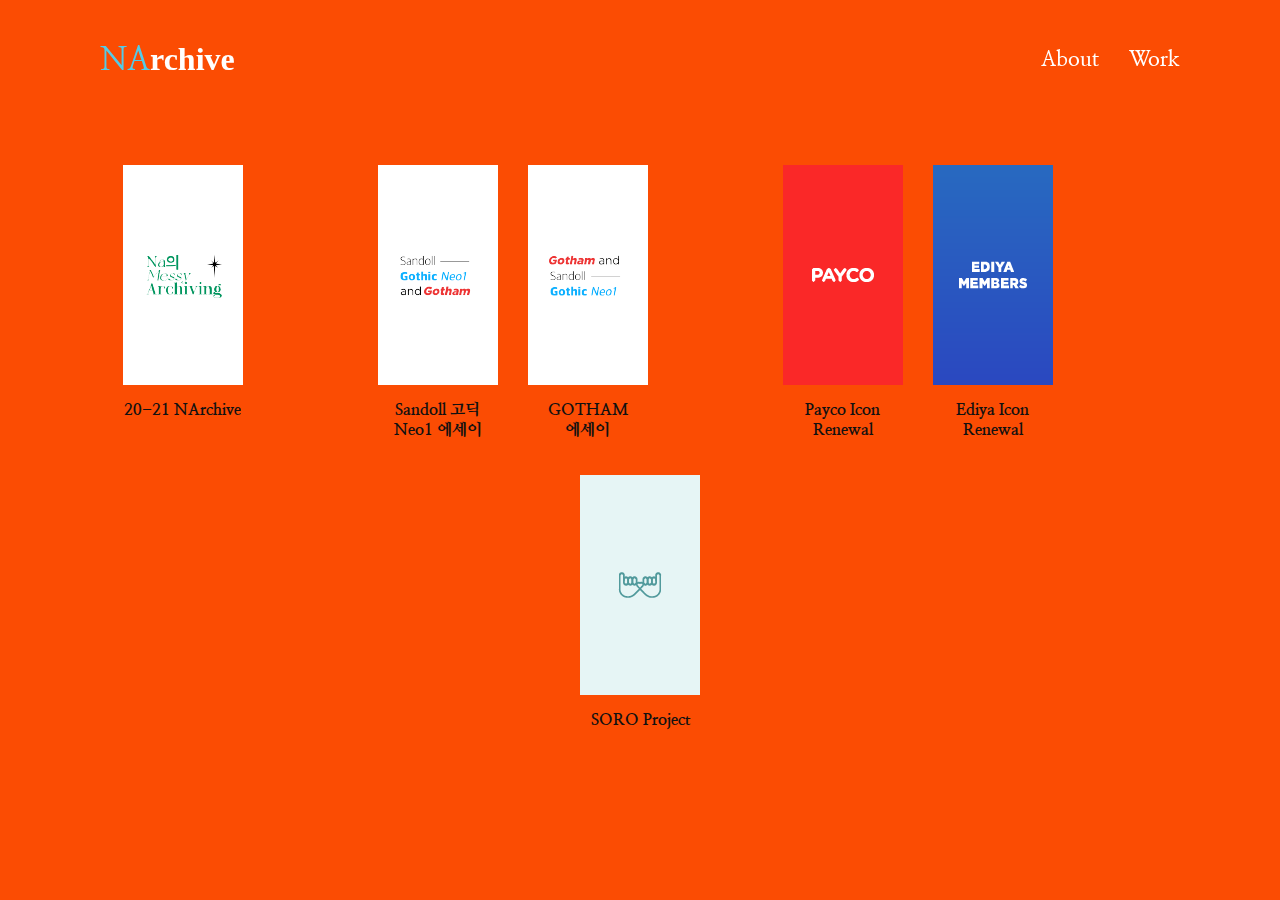
<file: work.html>
<!DOCTYPE html><!--22061086_이나경-->
<html lang="en" dir="ltr">
  <head>
    <meta charset="utf-8">
    <meta name="viewport" content="width=device-width, initial-scale=1.0">
    <title>NArchive</title>
    <link rel="stylesheet" type="text/css" href="work.css">
    <link href="https://fonts.googleapis.com/css2?family=Nanum+Myeongjo:wght@400;700;800&display=swap" rel="stylesheet">
  </head>
  <body>
    <header>
      <a href="index.html" class="logo"><span>NA</span>rchive</a>
      <div class="menuToggle" onclick="toggleMenu();"></div>
      <ul class="nav">
        <li><a href="about.html" onclick="toggleMenu();">About</a></li>
        <li><a href="work.html" onclick="toggleMenu();">Work</a></li>
      </ul>
    </header>

    <section class="expert" id="expert">

      <div class="content">
        <a href="wweb.html">
          <div class="box" id="box1">
          <div class="imgBx">
            <img src="./wg4.png">
          </div>
          <div class="text">
            <h3>20-21 NArchive</h3>
          </div>
        </div></a>
       <a href="wvc1.html">
        <div class="box" id="box2">
          <div class="imgBx">
            <img src="./wg6.png">
          </div>
          <div class="text">
            <h3>Sandoll 고딕Neo1 에세이</h3>
          </div>
        </div></a>
        <a href="wvc2.html">
        <div class="box" id="box3">
          <div class="imgBx">
            <img src="./wg5.png">
          </div>
          <div class="text">
            <h3>GOTHAM <br>에세이</h3>
          </div>
        </div></a>
       <a href="wuiux1.html">
        <div class="box" id="box4">
          <div class="imgBx">
            <img src="./wg1.png">
          </div>
          <div class="text">
            <h3>Payco Icon Renewal</h3>
          </div>
        </div></a>
      <a href="wuiux2.html">
          <div class="box" id="box5">
          <div class="imgBx">
            <img src="./wg2.png">
          </div>
          <div class="text">
            <h3>Ediya Icon Renewal</h3>
          </div>
        </div></a>
        <a href="wp.html">
        <div class="box" id="box6">
          <div class="imgBx">
            <img src="./wg3.png">
          </div>
          <div class="text">
            <h3>SORO Project</h3>
          </div>
        </div></a>
      </div>
    </section>

    <script type="text/javascript">
      window.addEventListener('scroll',function(){
        const header = document.querySelector('header');
        header.classList.toggle("sticky",window.scrollY > 0);
      });

      function toggleMenu(){
        const menuToggle = document.querySelector('.menuToggle');
        const nav = document.querySelector('.nav');
        menuToggle.classList.toggle('active');
        nav.classList.toggle('active');
      }
    </script>
  </body>
</html>
</file>
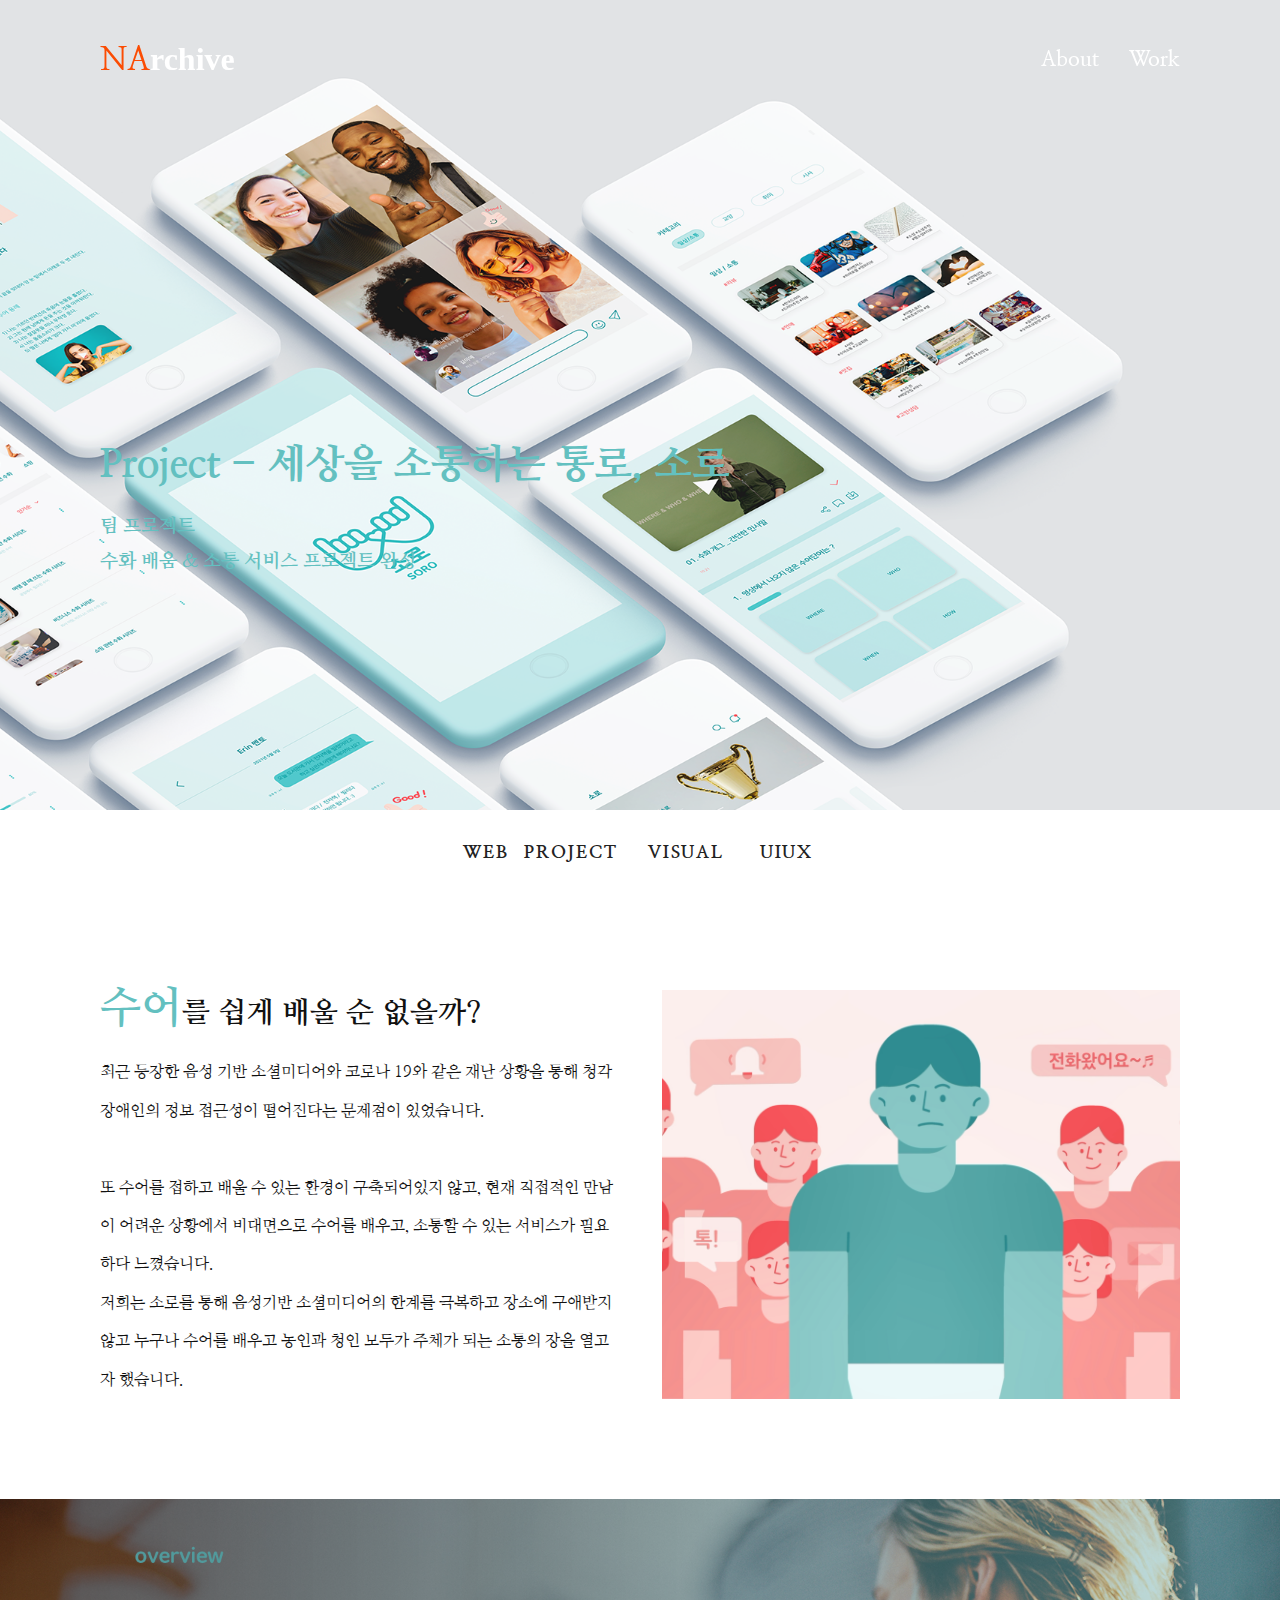
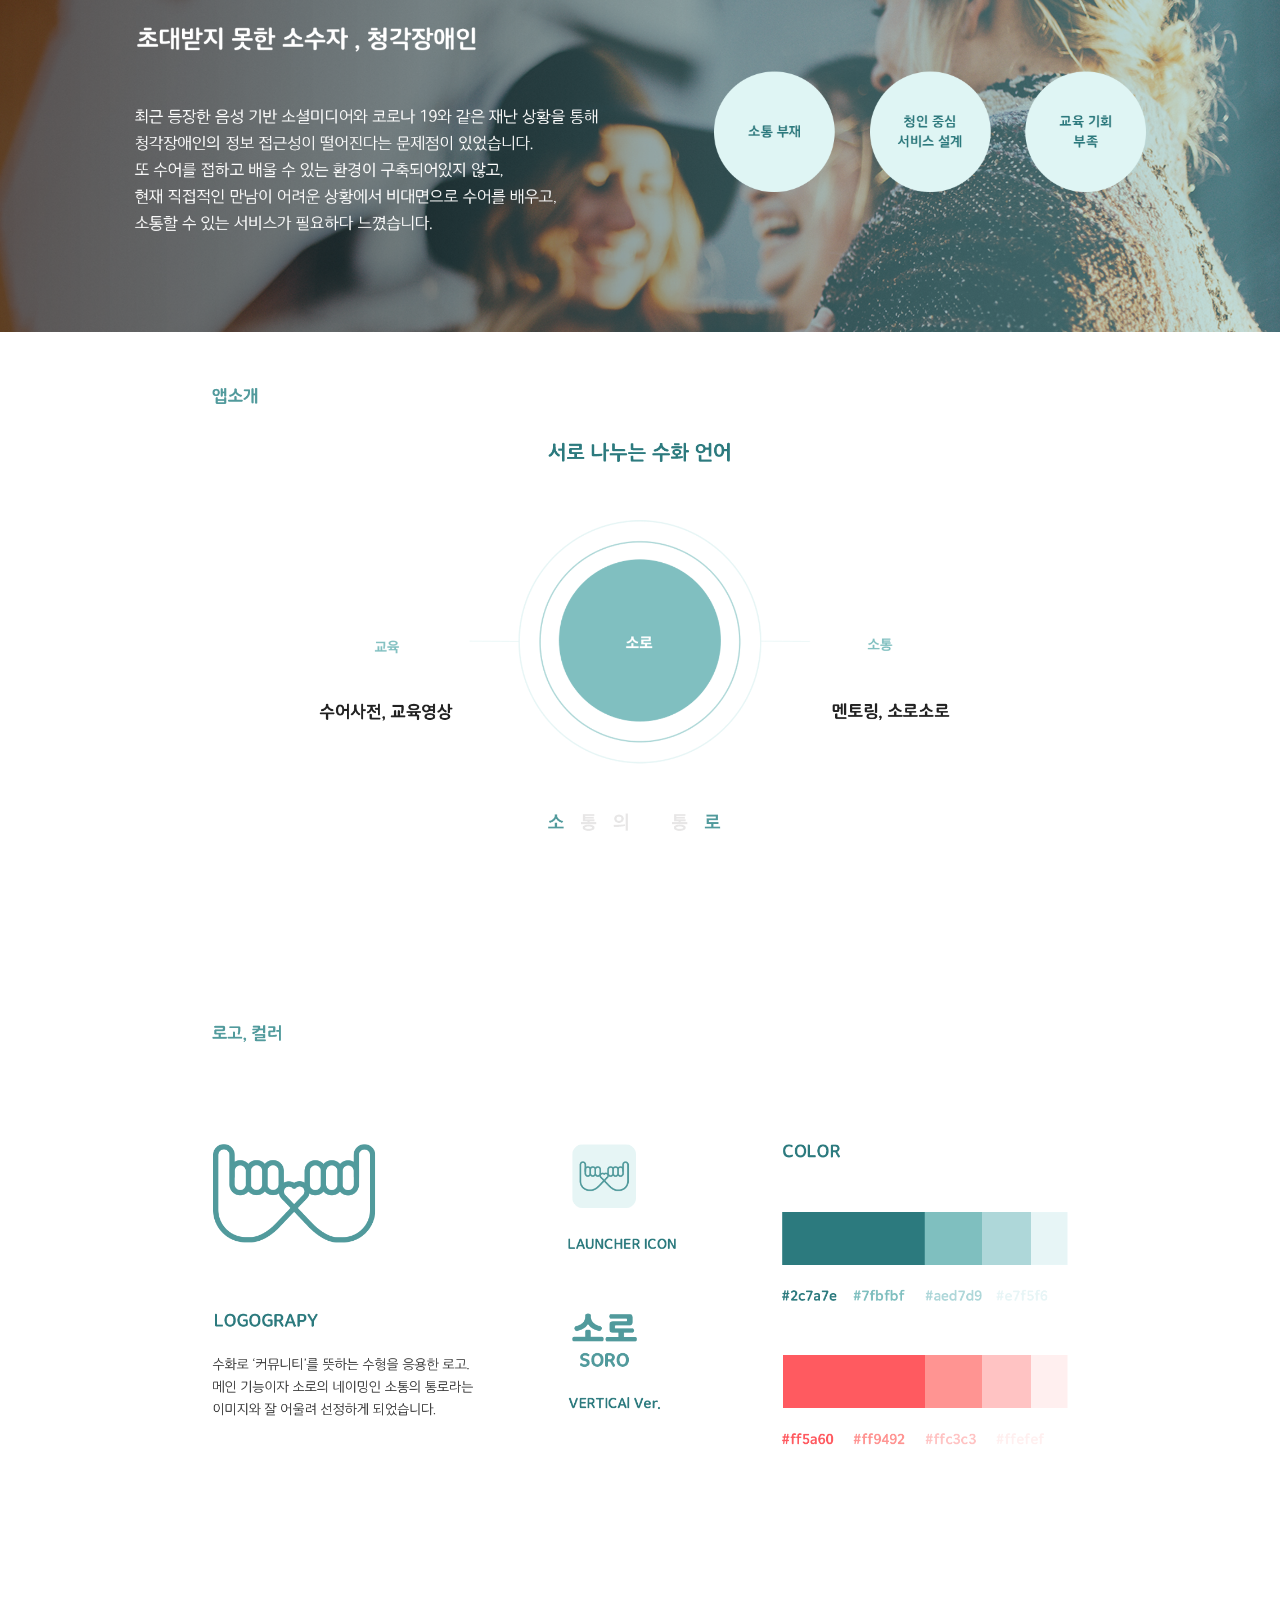
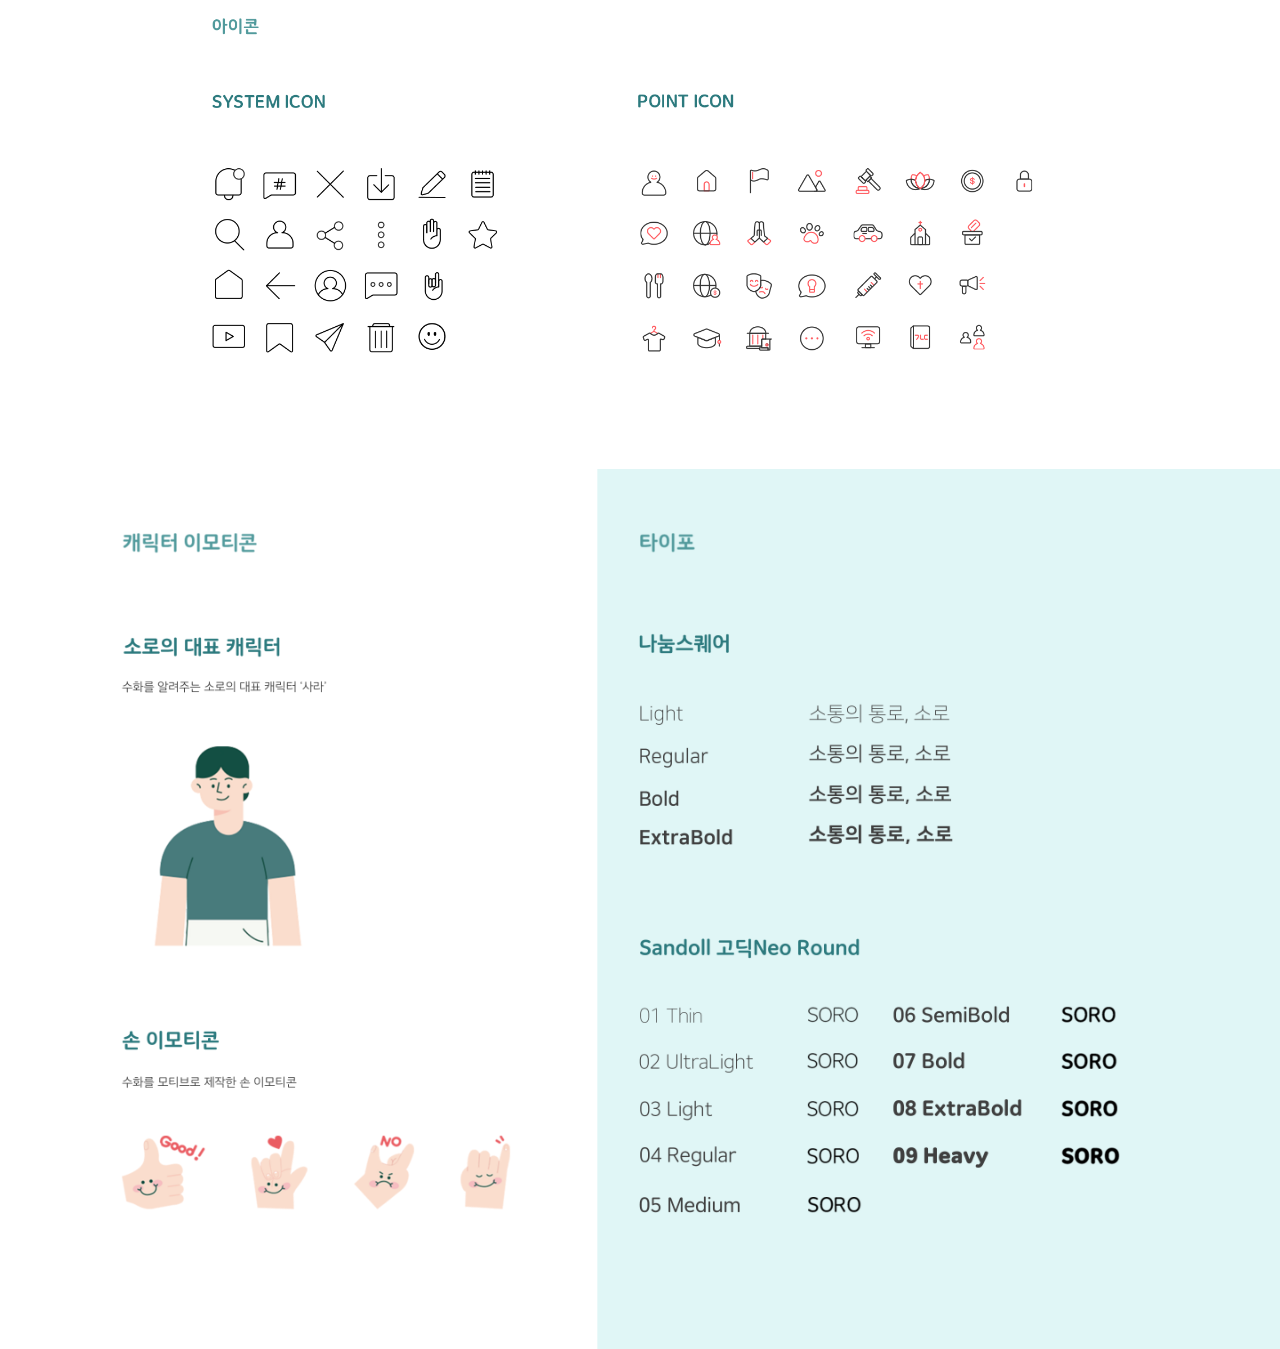
<file: wp.html>
<!DOCTYPE html><!--22061086_이나경-->
<html lang="en" dir="ltr">
  <head>
    <meta charset="utf-8">
    <meta name="viewport" content="width=device-width, initial-scale=1.0">
    <title>NArchive</title>
    <link rel="stylesheet" type="text/css" href="wp.css">
    <link href="https://fonts.googleapis.com/css2?family=Nanum+Myeongjo:wght@400;700;800&display=swap" rel="stylesheet">
  </head>
  <body>
    <header>
      <a href="index.html" class="logo"><span>NA</span>rchive</a>
      <div class="menuToggle" onclick="toggleMenu();"></div>
      <ul class="nav">
        <li><a href="about.html" onclick="toggleMenu();">About</a></li>
        <li><a href="work.html" onclick="toggleMenu();">Work</a></li>
      </ul>
    </header>

    <main>
      <section class="banner" id="banner">
        <div class="content">
          <h2>Project - 세상을 소통하는 통로, 소로 </h2>
          <p>팀 프로젝트 <br> 수화 배움 & 소통 서비스 프로젝트 완성</p>
        </div>
      </section>

      <aside id="side">
        <ul class="menu">
          <li class="menu_item"><a href="wweb.html">WEB</a></li>
          <li class="menu_item"><a href="wp.html">PROJECT</a></li>
          <li class="menu_item"><a href="wvc1.html">VISUAL</a>
            <ul class="menu_sub">
              <li><a href="wvc1.html">산돌</a></li>
              <li><a href="wvc2.html">GOTHAM</a></li>
            </ul>
          </li>
          <li class="menu_item"> <a href="#">UIUX</a>
            <ul class="menu_sub">
              <li><a href="wuiux1.html">Payco</a></li>
              <li><a href="wuiux2.html">Ediya</a></li>
            </ul>
          </li>
        </ul>
      </aside>
      <section class="about" id="about">
        <div class="row">
          <div class="col150">
            <h2 class="titleText"><span>수어</span>를 쉽게 배울 순 없을까?</h2>
            <p>최근 등장한 음성 기반 소셜미디어와 코로나 19와 같은 재난 상황을 통해 청각장애인의 정보 접근성이 떨어진다는 문제점이 있었습니다.<br><br>
              또 수어를 접하고 배울 수 있는 환경이 구축되어있지 않고,
              현재 직접적인 만남이 어려운 상황에서 비대면으로 수어를 배우고, 소통할 수 있는 서비스가 필요하다 느꼈습니다.<br>
              저희는 소로를 통해 음성기반 소셜미디어의 한계를 극복하고
              장소에 구애받지 않고 누구나 수어를 배우고
              농인과 청인 모두가 주체가 되는 소통의 장을 열고자 했습니다.
            </p>
          </div>
          <div class="col150">
            <div class="imgBx">
              <img src="./soroed.png">
            </div>
          </div>
        </div>
      </section>
        <div class="imgbox"><img class="simg" src="./s1.png"></div>
      <section class="work">
          <div class="imgbox"><img class="simg" src="./s2.png"></div>
          <div class="imgbox"><img class="simg" src="./s3.png"></div>
          <div class="imgbox"><img class="simg" src="./s4.png"></div>
      </section>
      <div class="imgbox"><img class="simg" src="./s5.png"></div>
    </main>


    <script type="text/javascript">
      window.addEventListener('scroll',function(){
        const header = document.querySelector('header');
        header.classList.toggle("sticky",window.scrollY > 0);
      });

      function toggleMenu(){
        const menuToggle = document.querySelector('.menuToggle');
        const nav = document.querySelector('.nav');
        menuToggle.classList.toggle('active');
        nav.classList.toggle('active');
      }
    </script>
  </body>
</html>
</file>
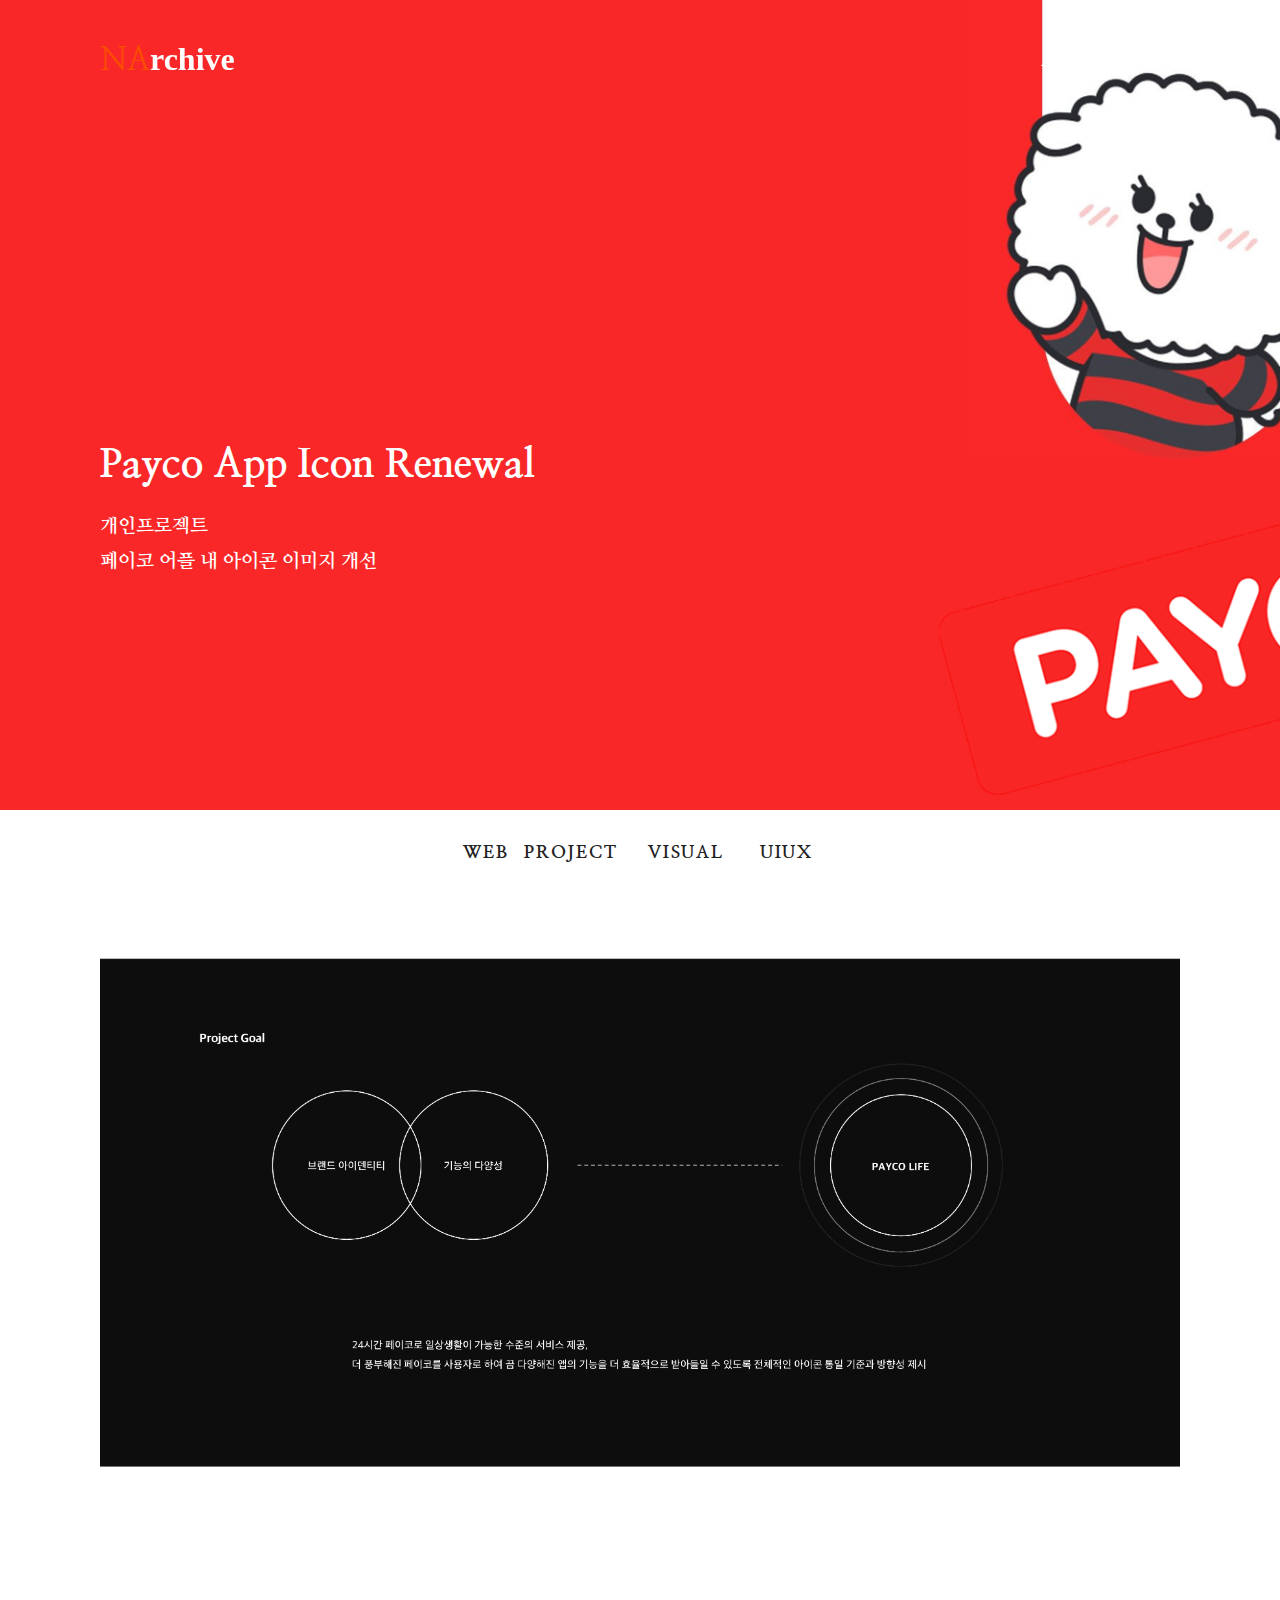
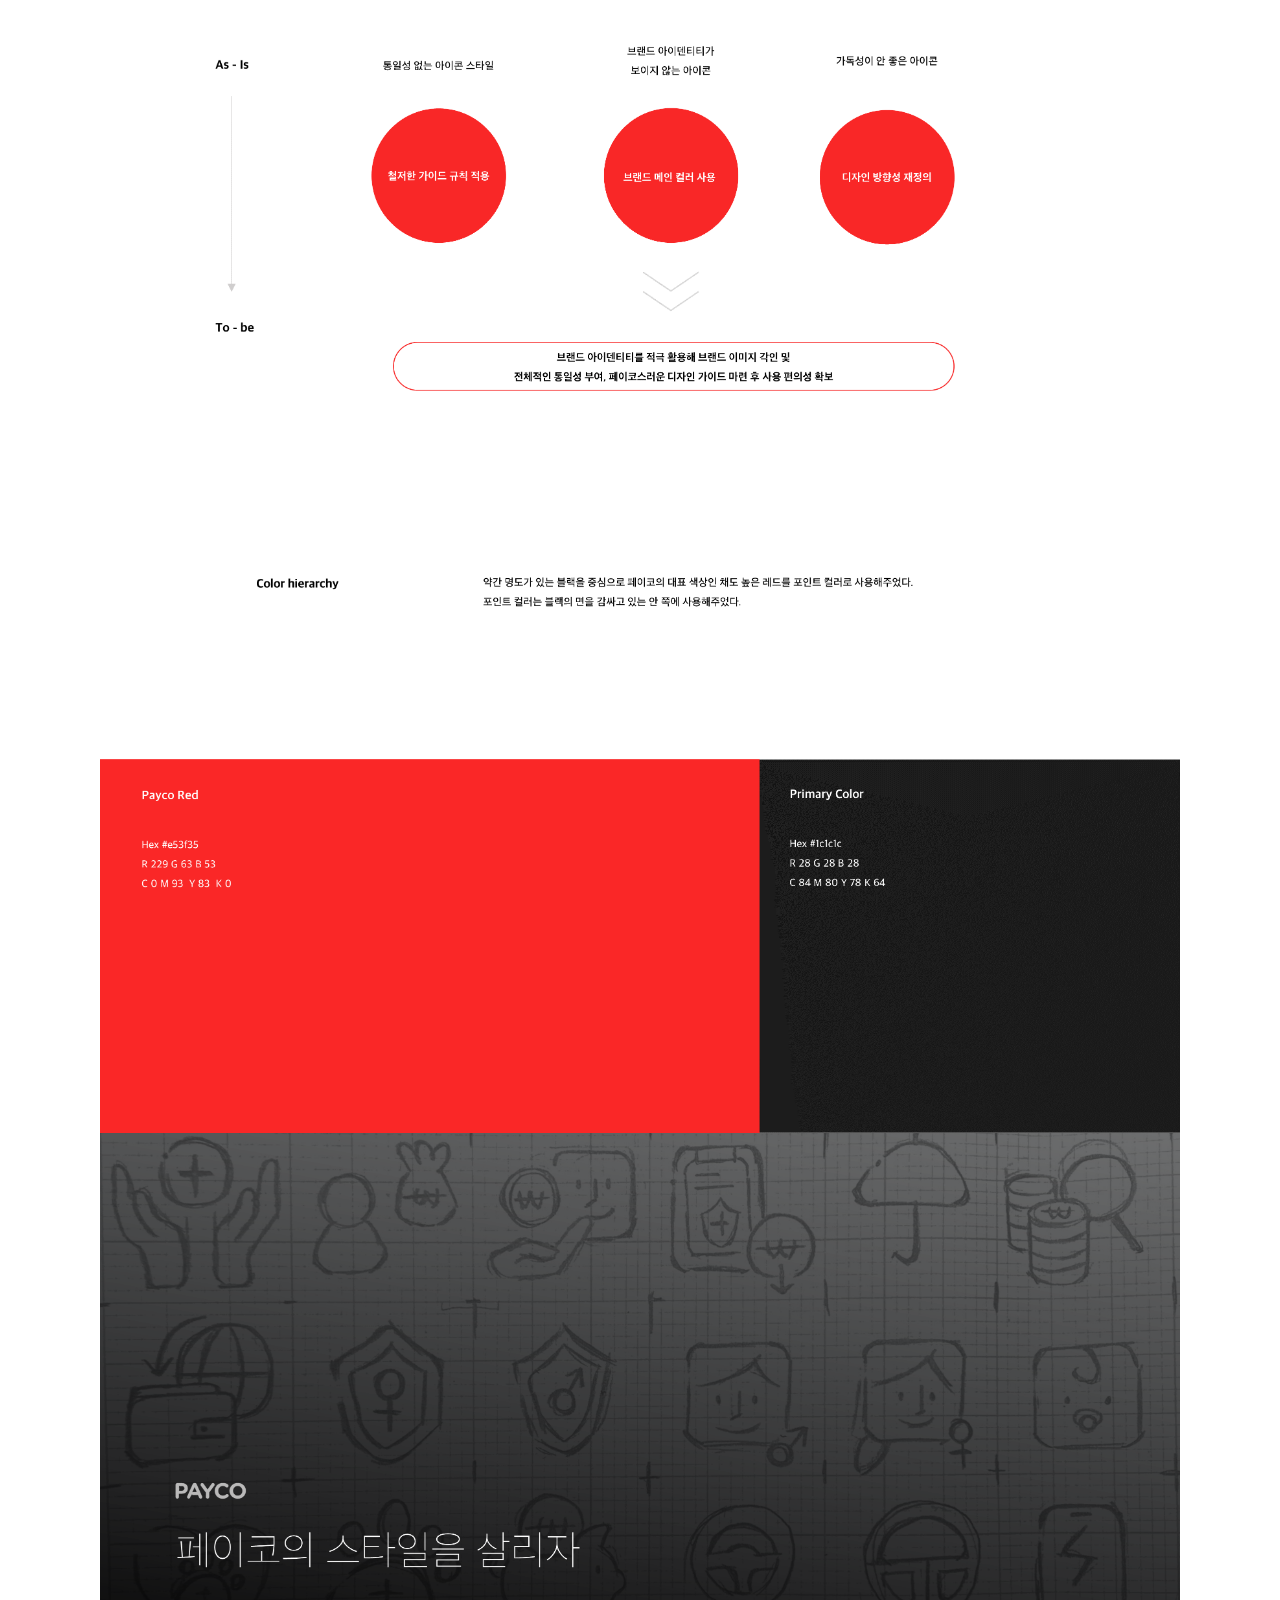
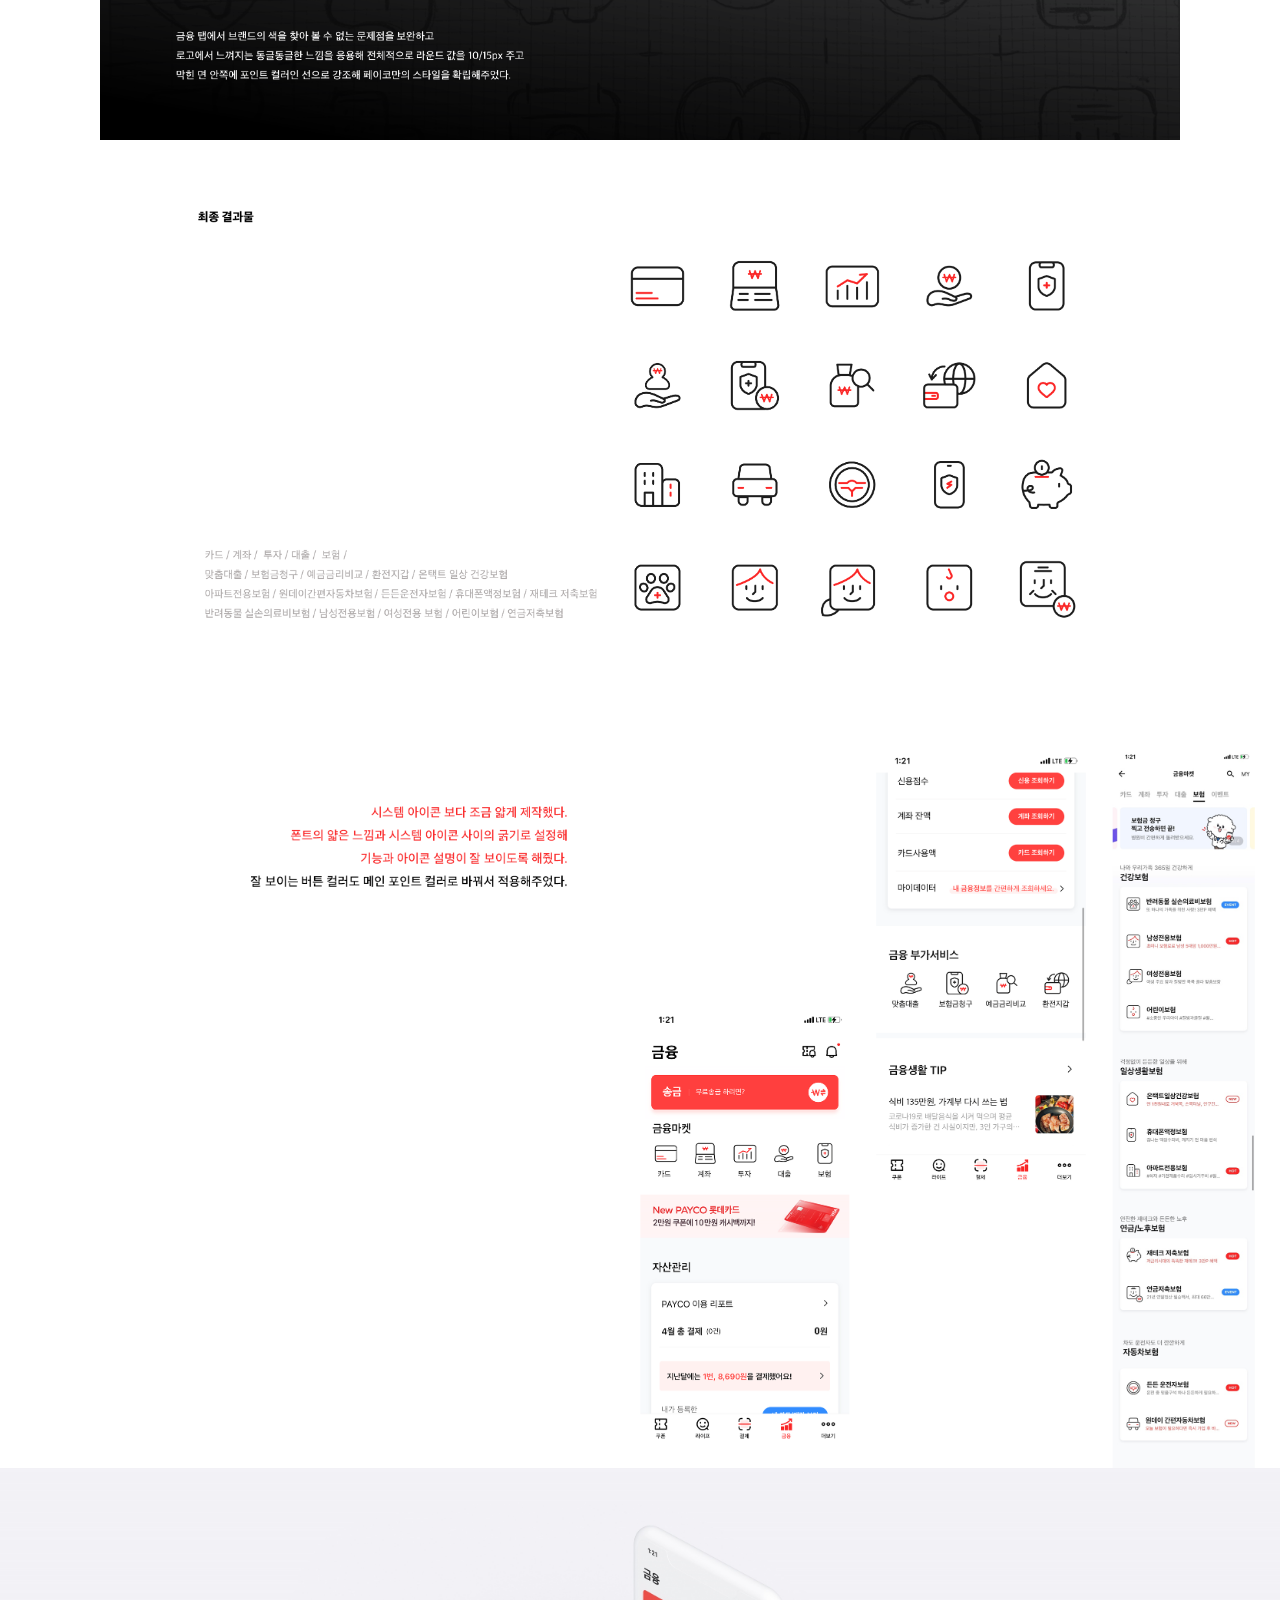
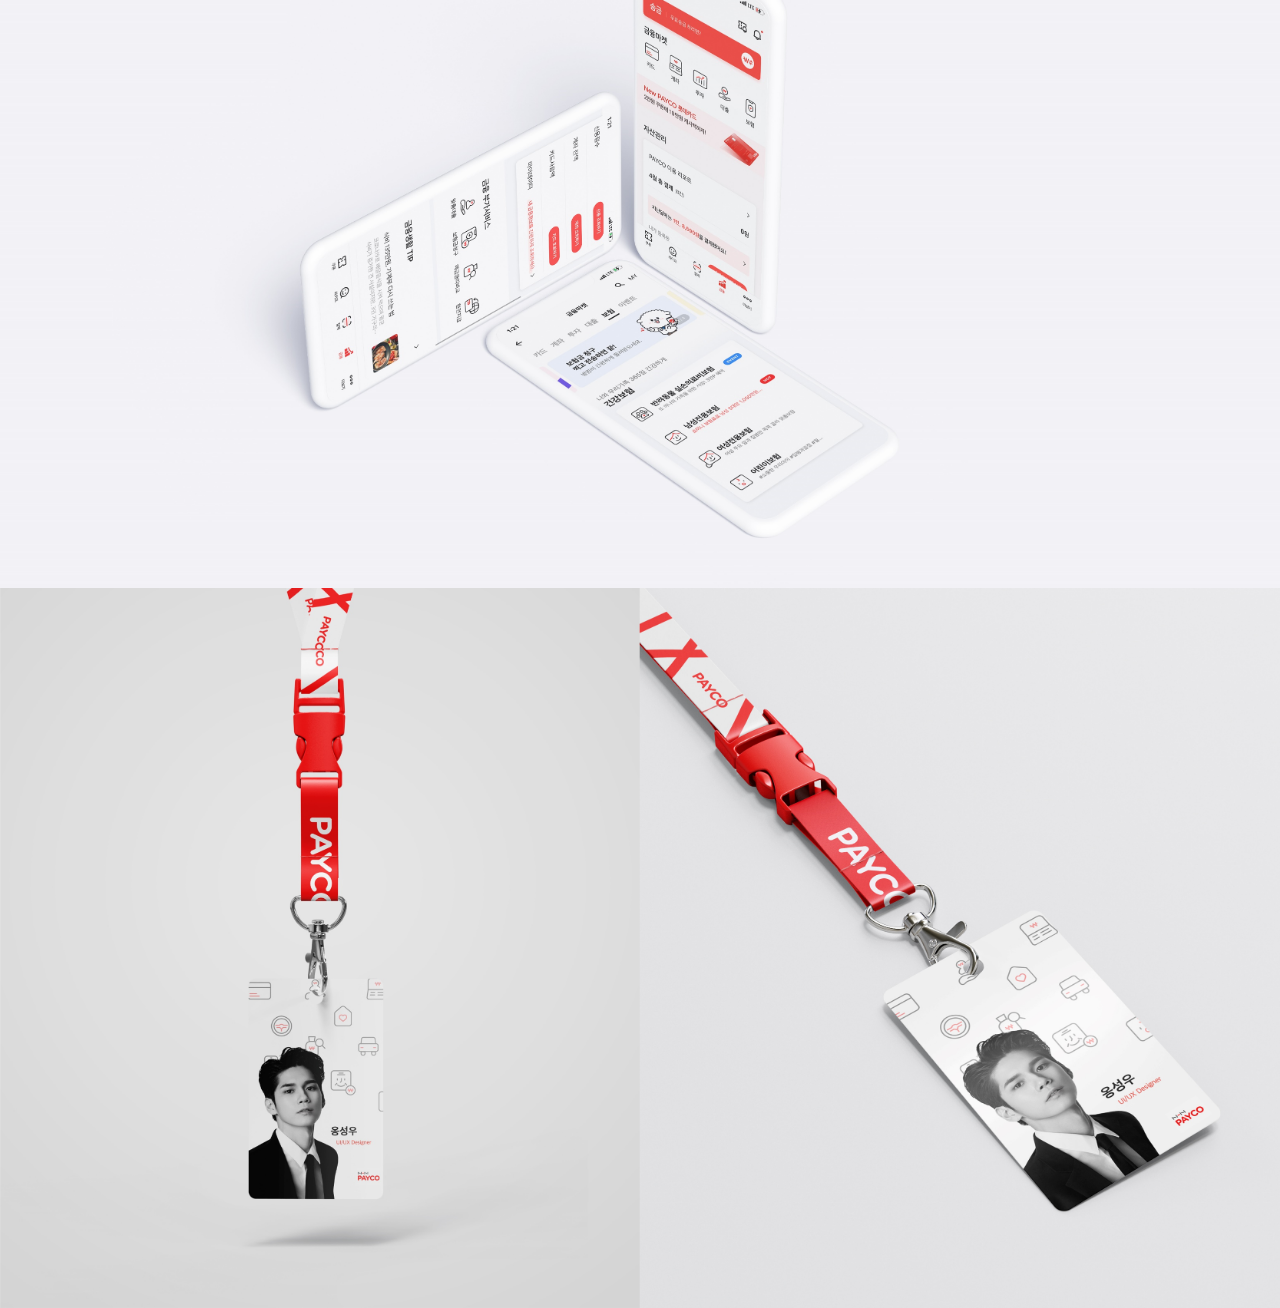
<file: wuiux1.html>
<!DOCTYPE html><!--22061086_이나경-->
<html lang="en" dir="ltr">
  <head>
    <meta charset="utf-8">
    <meta name="viewport" content="width=device-width, initial-scale=1.0">
    <title>NArchive</title>
    <link rel="stylesheet" type="text/css" href="uiux.css">
    <link href="https://fonts.googleapis.com/css2?family=Nanum+Myeongjo:wght@400;700;800&display=swap" rel="stylesheet">
  </head>
  <body>
    <header>
      <a href="index.html" class="logo"><span>NA</span>rchive</a>
      <div class="menuToggle" onclick="toggleMenu();"></div>
      <ul class="nav">
        <li><a href="about.html" onclick="toggleMenu();">About</a></li>
        <li><a href="work.html" onclick="toggleMenu();">Work</a></li>
      </ul>
    </header>

    <main>
      <section class="banner" id="banner">
        <div class="content">
          <h2>Payco App Icon Renewal</h2>
          <p>개인프로젝트 <br> 페이코 어플 내 아이콘 이미지 개선</p>
        </div>
      </section>

      <aside id="side">
        <ul class="menu">
          <li class="menu_item"><a href="wweb.html">WEB</a></li>
          <li class="menu_item"><a href="wp.html">PROJECT</a></li>
          <li class="menu_item"><a href="wvc1.html">VISUAL</a>
            <ul class="menu_sub">
              <li><a href="wvc1.html">산돌</a></li>
              <li><a href="wvc2.html">GOTHAM</a></li>
            </ul>
          </li>
          <li class="menu_item"> <a href="#">UIUX</a>
            <ul class="menu_sub">
              <li><a href="wuiux1.html">Payco</a></li>
              <li><a href="wuiux2.html">Ediya</a></li>
            </ul>
          </li>
        </ul>
      </aside>

      <section class="work">
          <div class="imgbox"><img class="simg" src="./u11.PNG"></div>
          <div class="imgbox"><img class="simg" src="./u12.PNG"></div>
          <div class="imgbox"><img class="simg" src="./u13.PNG"></div>
          <div class="imgbox"><img class="simg" src="./u14.PNG"></div>
          <div class="imgbox"><img class="simg" src="./u15.PNG"></div>
      </section>
      <div class="imgbox"><img class="simg" src="./u16.PNG"></div>
      <div class="imgbox"><img class="simg" src="./u17.PNG"></div>
      <div class="imgbox"><img class="simg" src="./u18.PNG"></div>
    </main>


    <script type="text/javascript">
      window.addEventListener('scroll',function(){
        const header = document.querySelector('header');
        header.classList.toggle("sticky",window.scrollY > 0);
      });

      function toggleMenu(){
        const menuToggle = document.querySelector('.menuToggle');
        const nav = document.querySelector('.nav');
        menuToggle.classList.toggle('active');
        nav.classList.toggle('active');
      }
    </script>
  </body>
</html>
</file>
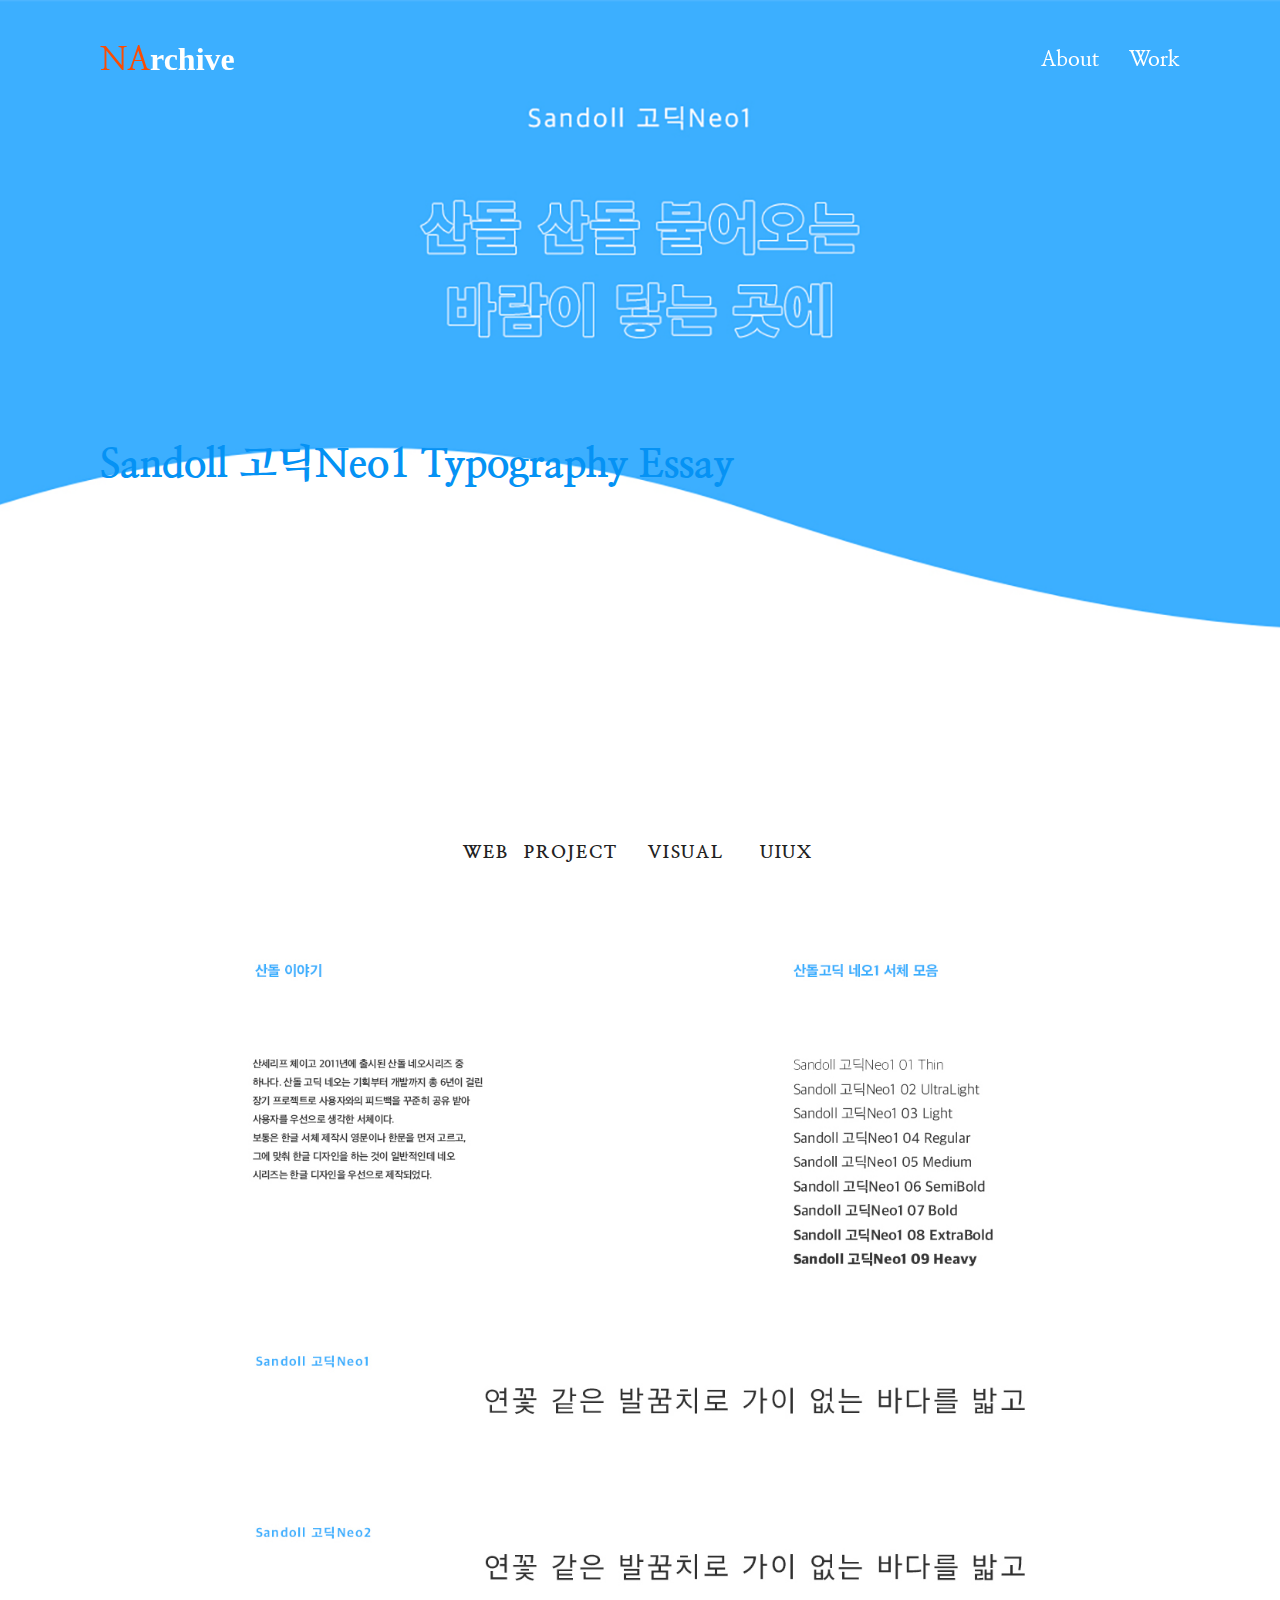
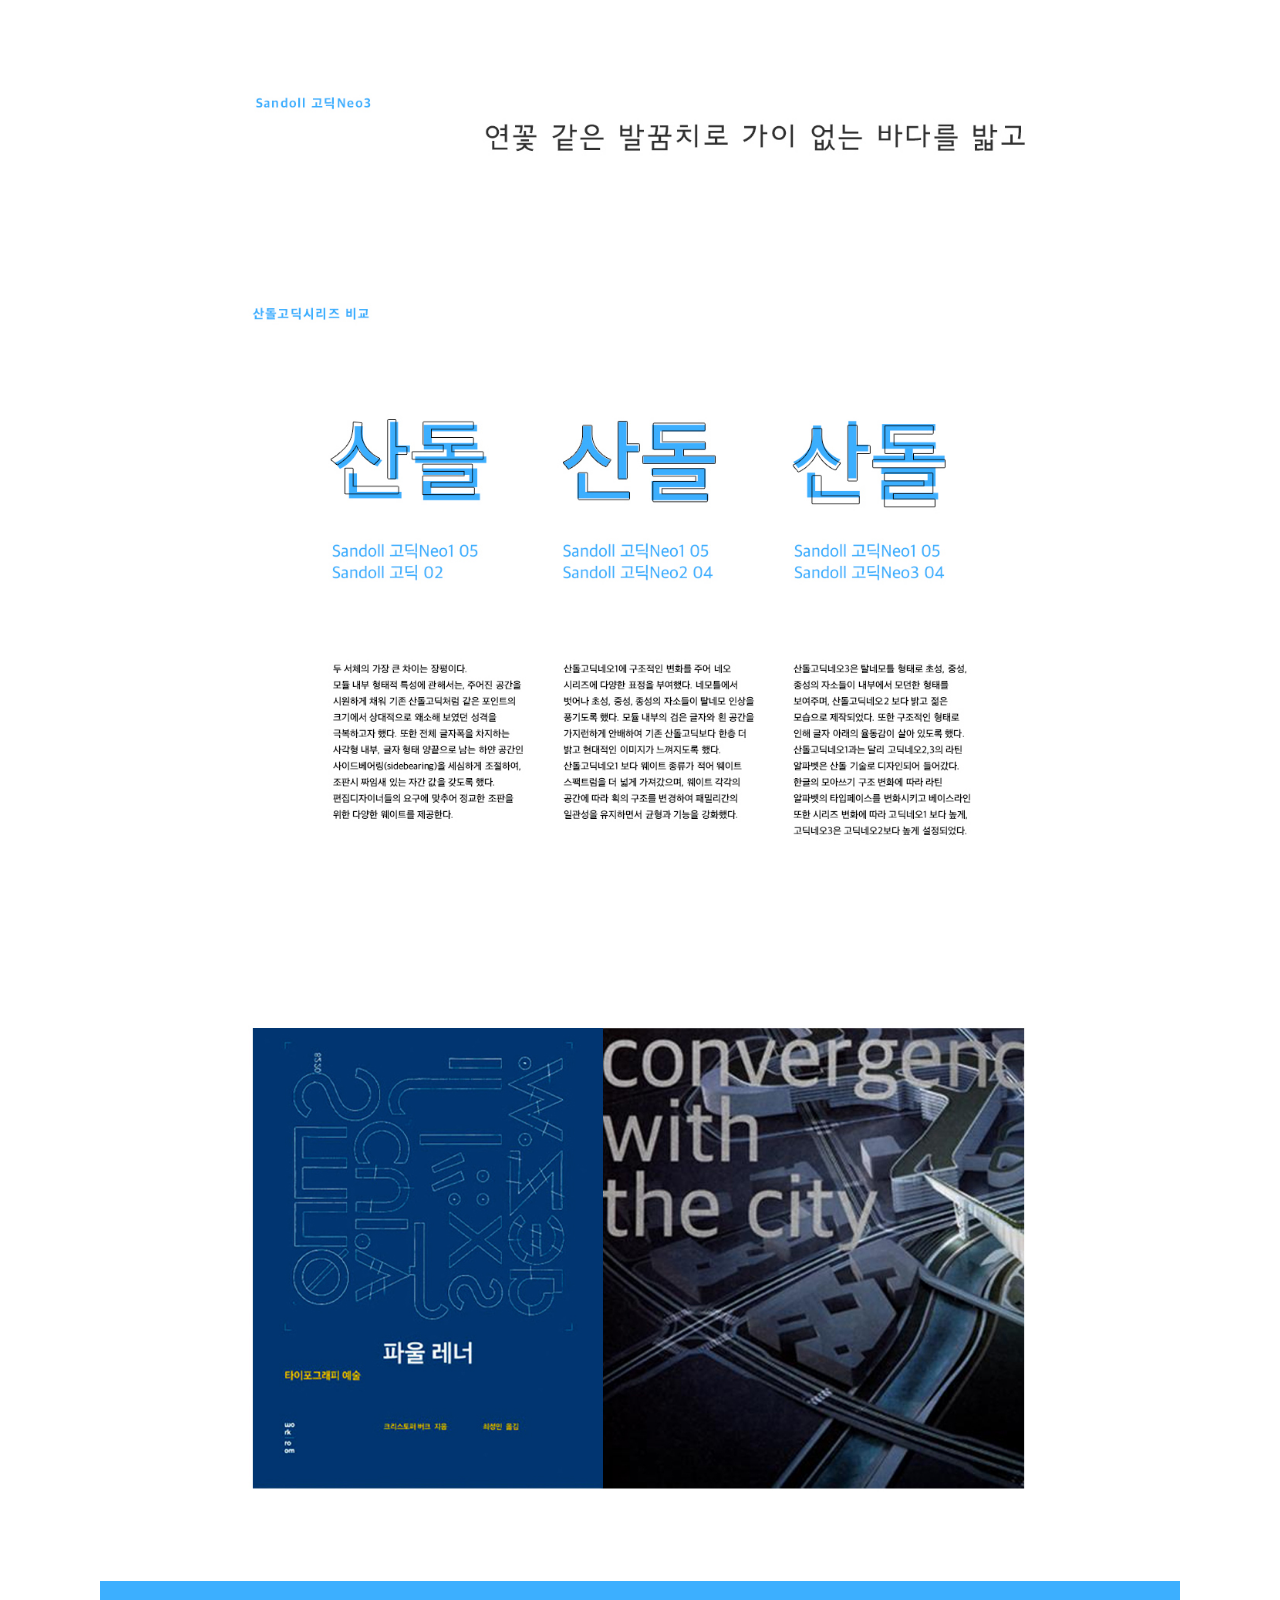
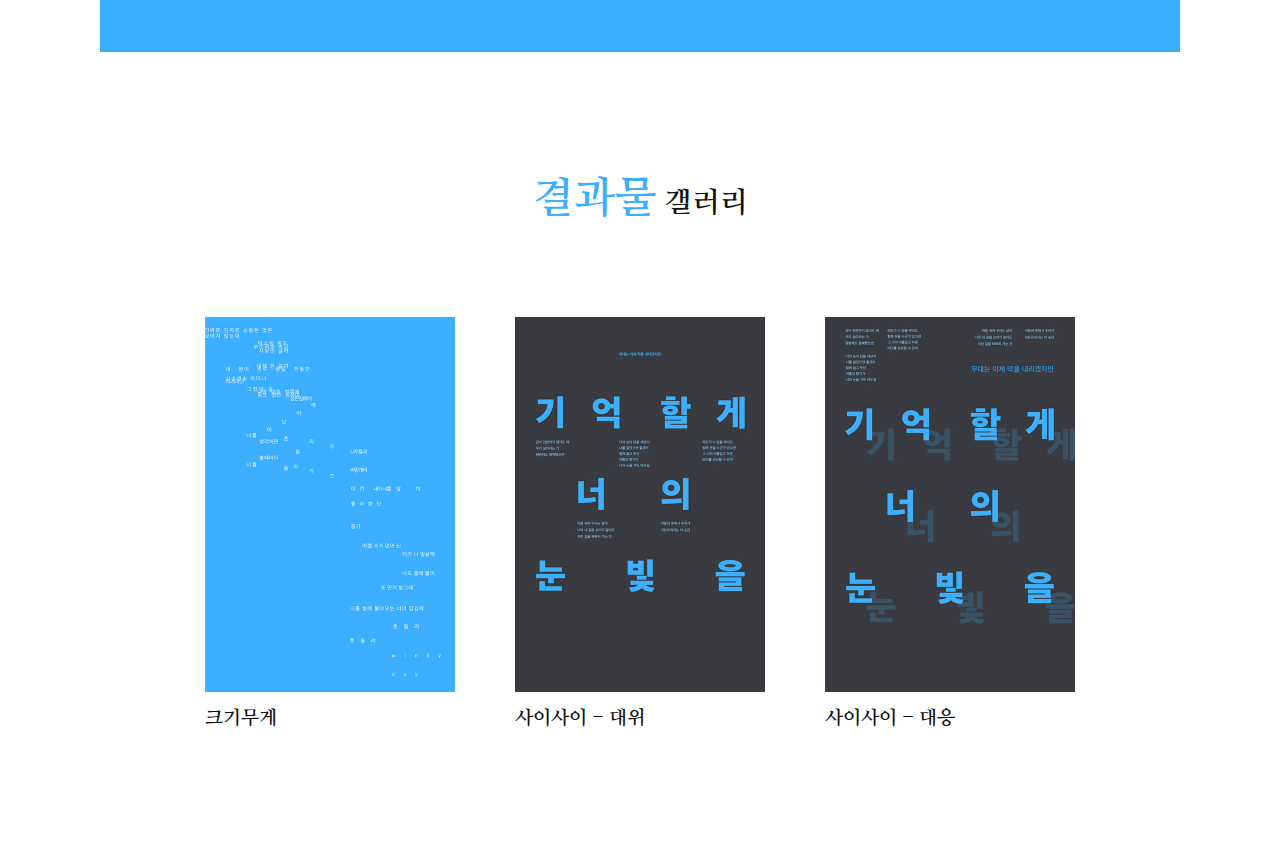
<file: wvc1.html>
<!DOCTYPE html><!--22061086_이나경-->
<html lang="en" dir="ltr">
  <head>
    <meta charset="utf-8">
    <meta name="viewport" content="width=device-width, initial-scale=1.0">
    <title>NArchive</title>
    <link rel="stylesheet" type="text/css" href="vc1.css">
    <link href="https://fonts.googleapis.com/css2?family=Nanum+Myeongjo:wght@400;700;800&display=swap" rel="stylesheet">
  </head>
  <body>
    <header>
      <a href="index.html" class="logo"><span>NA</span>rchive</a>
      <div class="menuToggle" onclick="toggleMenu();"></div>
      <ul class="nav">
        <li><a href="about.html" onclick="toggleMenu();">About</a></li>
        <li><a href="work.html" onclick="toggleMenu();">Work</a></li>
      </ul>
    </header>

    <main>
      <section class="banner" id="banner">
        <div class="content">
          <h2>Sandoll 고딕Neo1 Typography Essay</h2>
          <p>개인프로젝트 <br> 서체꼴 조사 및 관련 포스터 제작</p>
        </div>
      </section>

      <aside id="side">
        <ul class="menu">
          <li class="menu_item"><a href="wweb.html">WEB</a></li>
          <li class="menu_item"><a href="wp.html">PROJECT</a></li>
          <li class="menu_item"><a href="wvc1.html">VISUAL</a>
            <ul class="menu_sub">
              <li><a href="wvc1.html">산돌</a></li>
              <li><a href="wvc2.html">GOTHAM</a></li>
            </ul>
          </li>
          <li class="menu_item"> <a href="#">UIUX</a>
            <ul class="menu_sub">
              <li><a href="wuiux1.html">Payco</a></li>
              <li><a href="wuiux2.html">Ediya</a></li>
            </ul>
          </li>
        </ul>
      </aside>

      <section class="work">
          <div class="imgbox"><img class="simg" src="./kor1.jpg"></div>
      </section>

      <section class="expert" id="expert">
        <div class="title">
          <h2 class="titleText"><span>결과물</span> 갤러리</h2>
        </div>
        <div class="content">
          <div class="box">
            <div class="imgBx">
              <img src="./kor2.jpg">
            </div>
            <div class="text">
              <h3>크기무게</h3>
            </div>
          </div>
          <div class="box">
            <div class="imgBx">
              <img src="./kor3.jpg">
            </div>
            <div class="text">
              <h3>사이사이 - 대위</h3>
            </div>
          </div>
        <div class="box">
            <div class="imgBx">
              <img src="./kor4.jpg">
            </div>
            <div class="text">
              <h3>사이사이 - 대응</h3>
            </div>
          </div>
        </div>
      </section>
    </main>


    <script type="text/javascript">
      window.addEventListener('scroll',function(){
        const header = document.querySelector('header');
        header.classList.toggle("sticky",window.scrollY > 0);
      });

      function toggleMenu(){
        const menuToggle = document.querySelector('.menuToggle');
        const nav = document.querySelector('.nav');
        menuToggle.classList.toggle('active');
        nav.classList.toggle('active');
      }
    </script>
  </body>
</html>
</file>
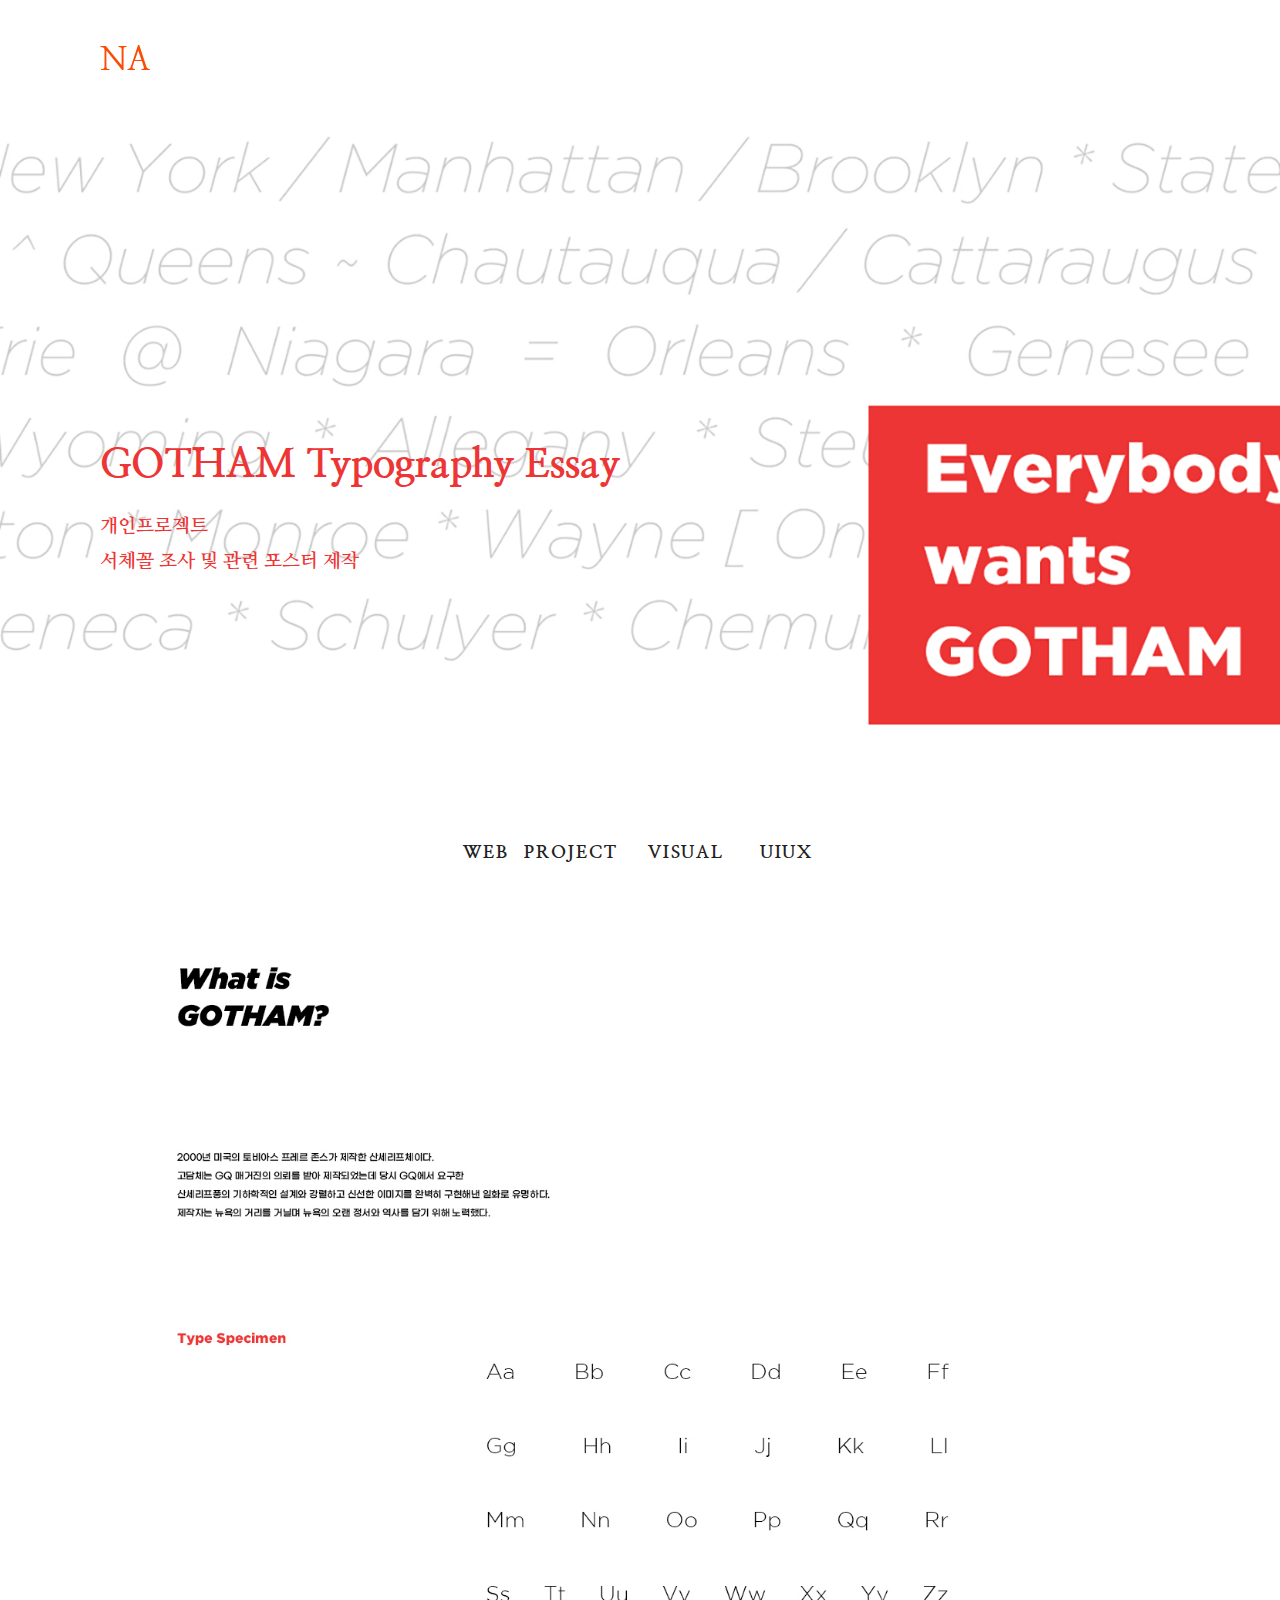
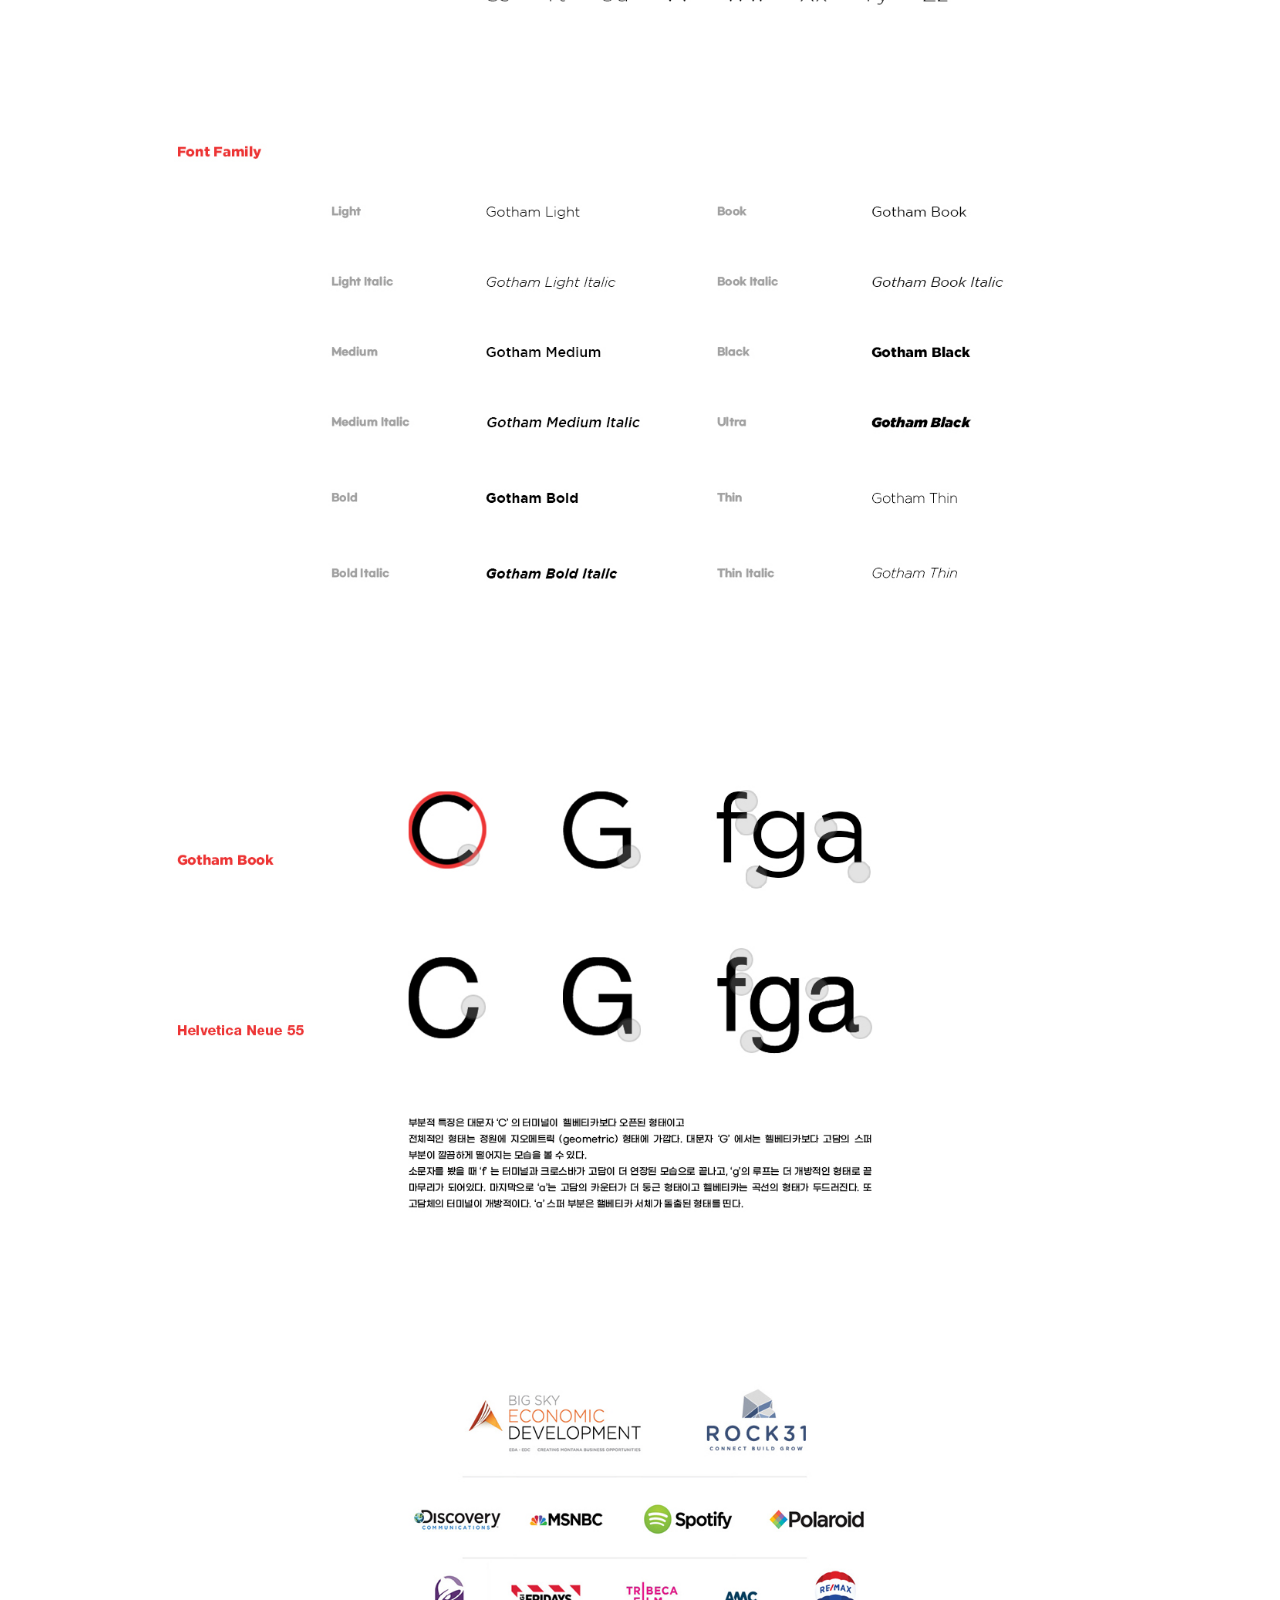
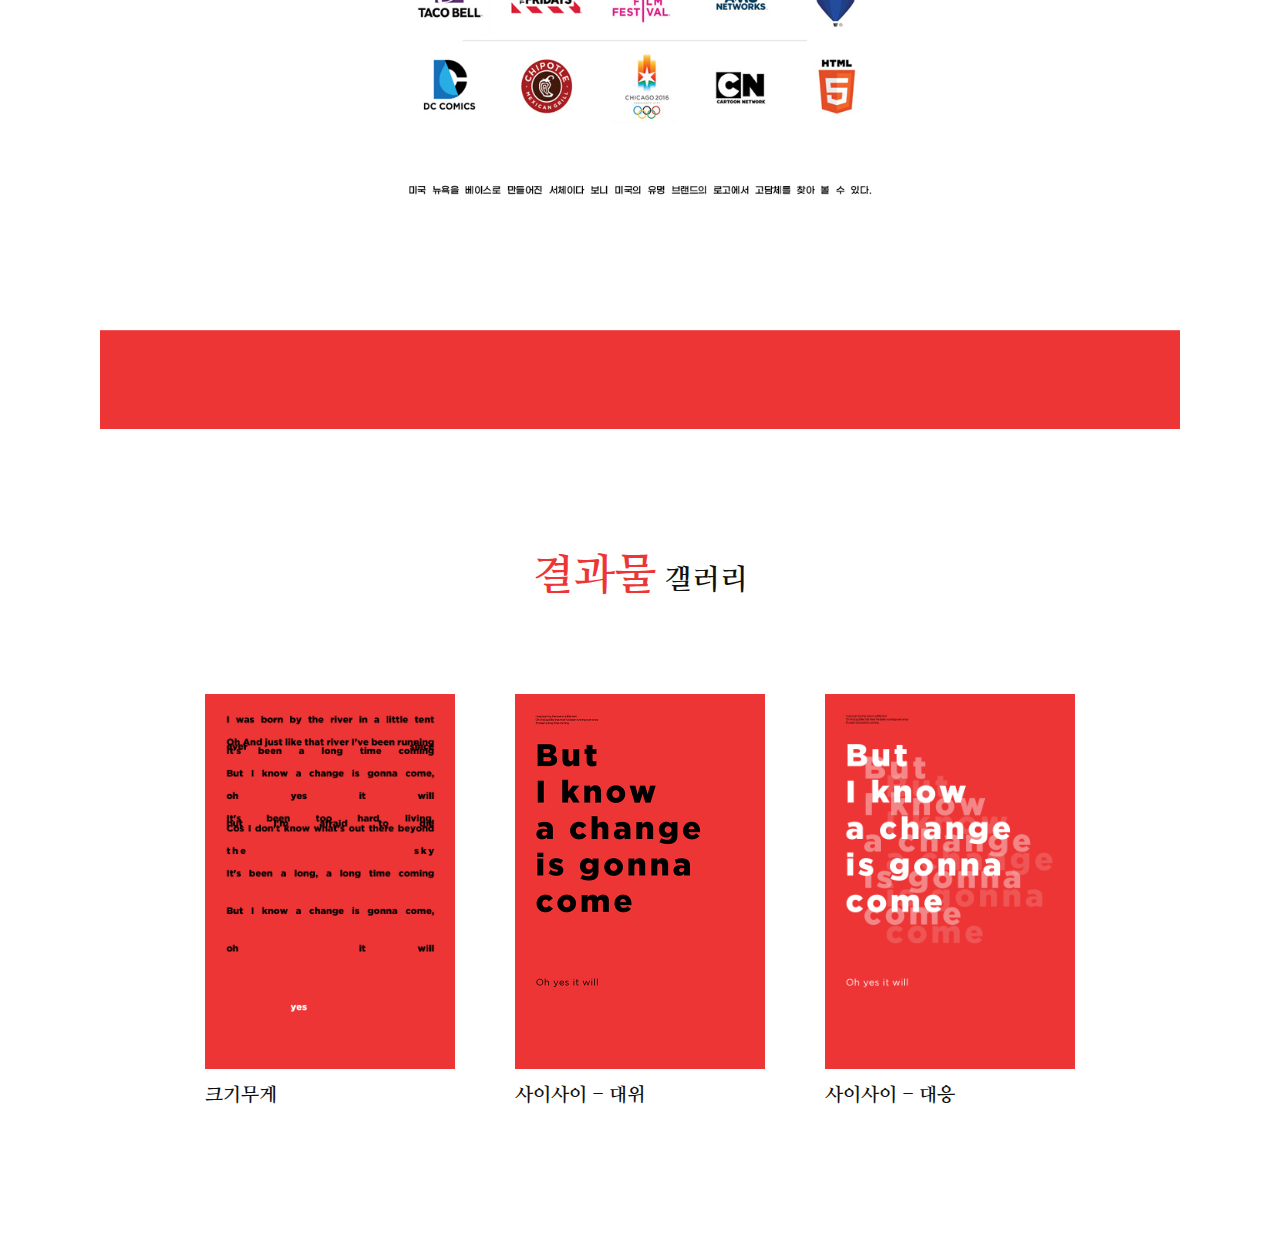
<file: wvc2.html>
<!DOCTYPE html><!--22061086_이나경-->
<html lang="en" dir="ltr">
  <head>
    <meta charset="utf-8">
    <meta name="viewport" content="width=device-width, initial-scale=1.0">
    <title>NArchive</title>
    <link rel="stylesheet" type="text/css" href="vc2.css">
    <link href="https://fonts.googleapis.com/css2?family=Nanum+Myeongjo:wght@400;700;800&display=swap" rel="stylesheet">
  </head>
  <body>
    <header>
      <a href="index.html" class="logo"><span>NA</span>rchive</a>
      <div class="menuToggle" onclick="toggleMenu();"></div>
      <ul class="nav">
        <li><a href="about.html" onclick="toggleMenu();">About</a></li>
        <li><a href="work.html" onclick="toggleMenu();">Work</a></li>
      </ul>
    </header>

    <main>
      <section class="banner" id="banner">
        <div class="content">
          <h2>GOTHAM Typography Essay</h2>
          <p>개인프로젝트 <br> 서체꼴 조사 및 관련 포스터 제작</p>
        </div>
      </section>

      <aside id="side">
        <ul class="menu">
          <li class="menu_item"><a href="wweb.html">WEB</a></li>
          <li class="menu_item"><a href="wp.html">PROJECT</a></li>
          <li class="menu_item"><a href="wvc1.html">VISUAL</a>
            <ul class="menu_sub">
              <li><a href="wvc1.html">산돌</a></li>
              <li><a href="wvc2.html">GOTHAM</a></li>
            </ul>
          </li>
          <li class="menu_item"> <a href="wuiux1.html">UIUX</a>
            <ul class="menu_sub">
              <li><a href="wuiux1.html">Payco</a></li>
              <li><a href="wuiux2.html">Ediya</a></li>
            </ul>
          </li>
        </ul>
      </aside>

      <section class="work">
          <div class="imgbox"><img class="simg" src="./eng1.jpg"></div>
      </section>

      <section class="expert" id="expert">
        <div class="title">
          <h2 class="titleText"><span>결과물</span> 갤러리</h2>
        </div>
        <div class="content">
          <div class="box">
            <div class="imgBx">
              <img src="./eng2.jpg">
            </div>
            <div class="text">
              <h3>크기무게</h3>
            </div>
          </div>
          <div class="box">
            <div class="imgBx">
              <img src="./eng3.jpg">
            </div>
            <div class="text">
              <h3>사이사이 - 대위</h3>
            </div>
          </div>
        <div class="box">
            <div class="imgBx">
              <img src="./eng4.jpg">
            </div>
            <div class="text">
              <h3>사이사이 - 대응</h3>
            </div>
          </div>
        </div>
      </section>
    </main>


    <script type="text/javascript">
      window.addEventListener('scroll',function(){
        const header = document.querySelector('header');
        header.classList.toggle("sticky",window.scrollY > 0);
      });

      function toggleMenu(){
        const menuToggle = document.querySelector('.menuToggle');
        const nav = document.querySelector('.nav');
        menuToggle.classList.toggle('active');
        nav.classList.toggle('active');
      }
    </script>
  </body>
</html>
</file>
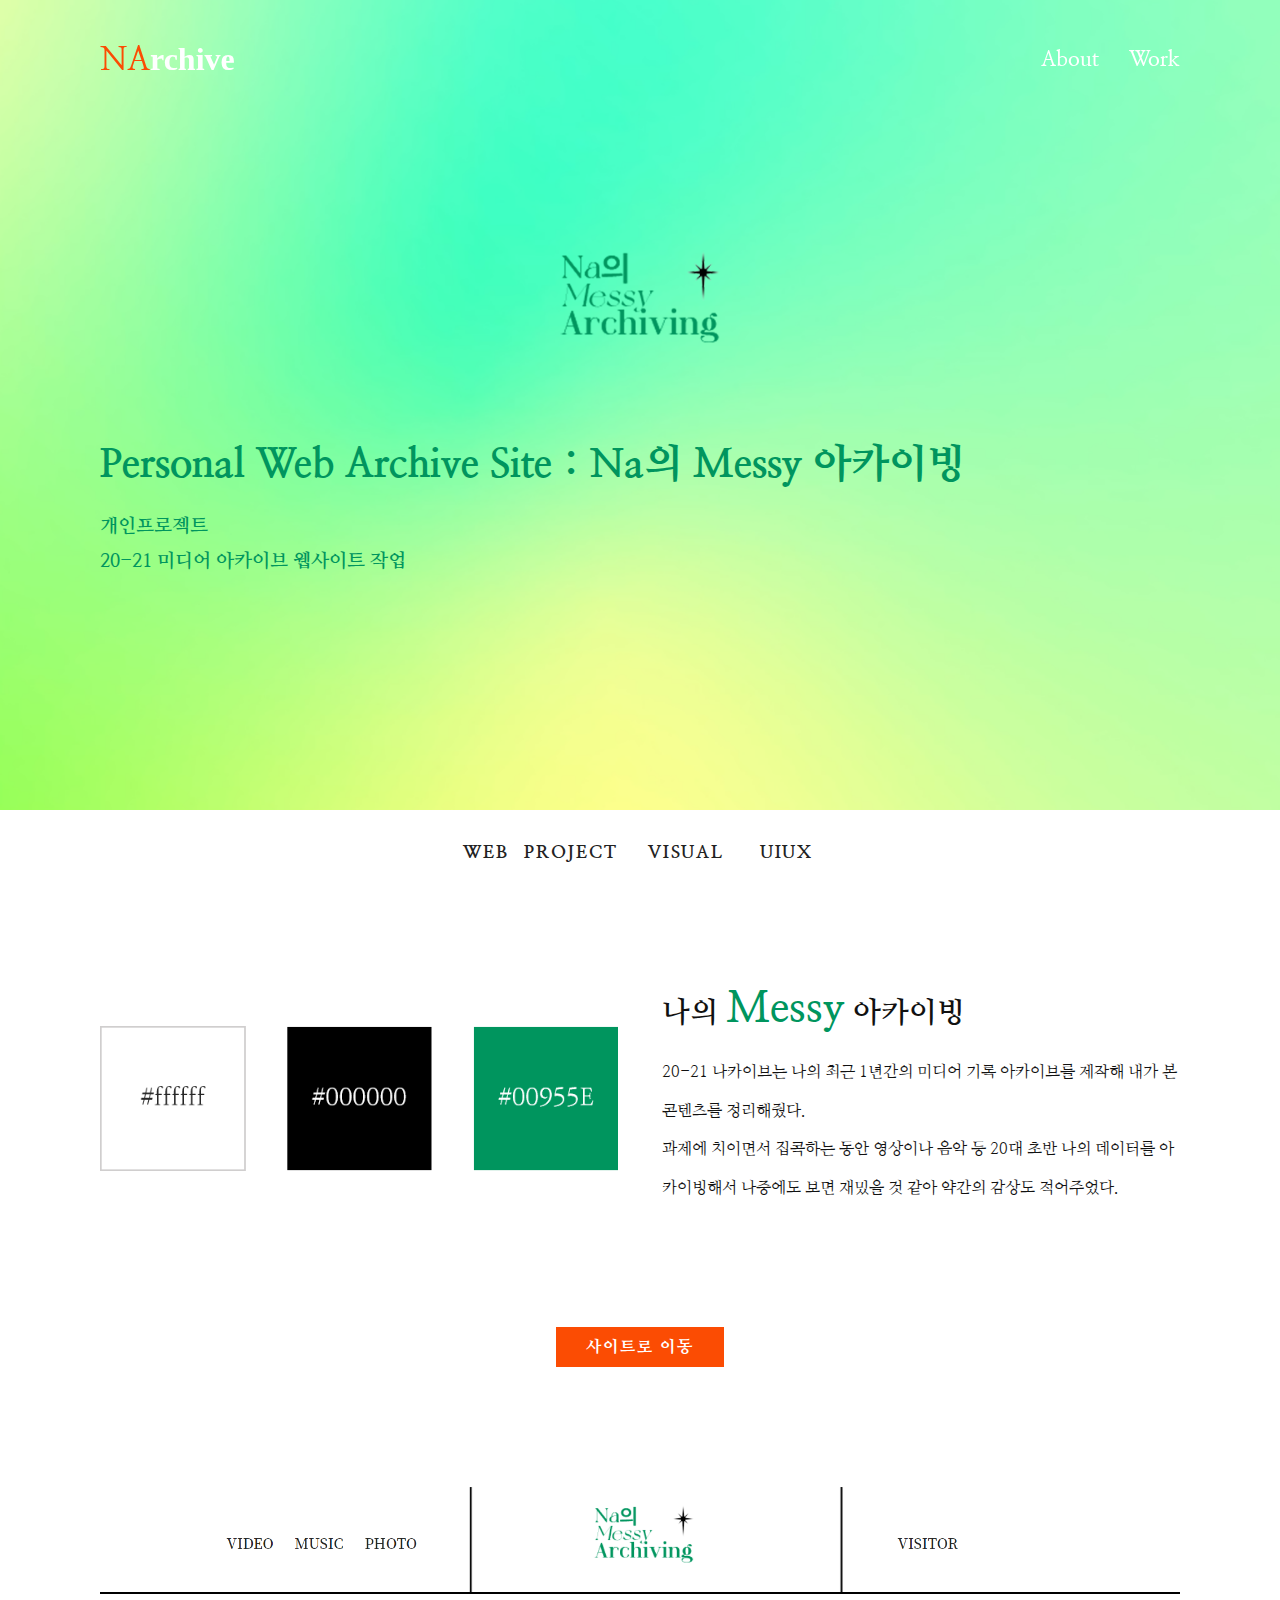
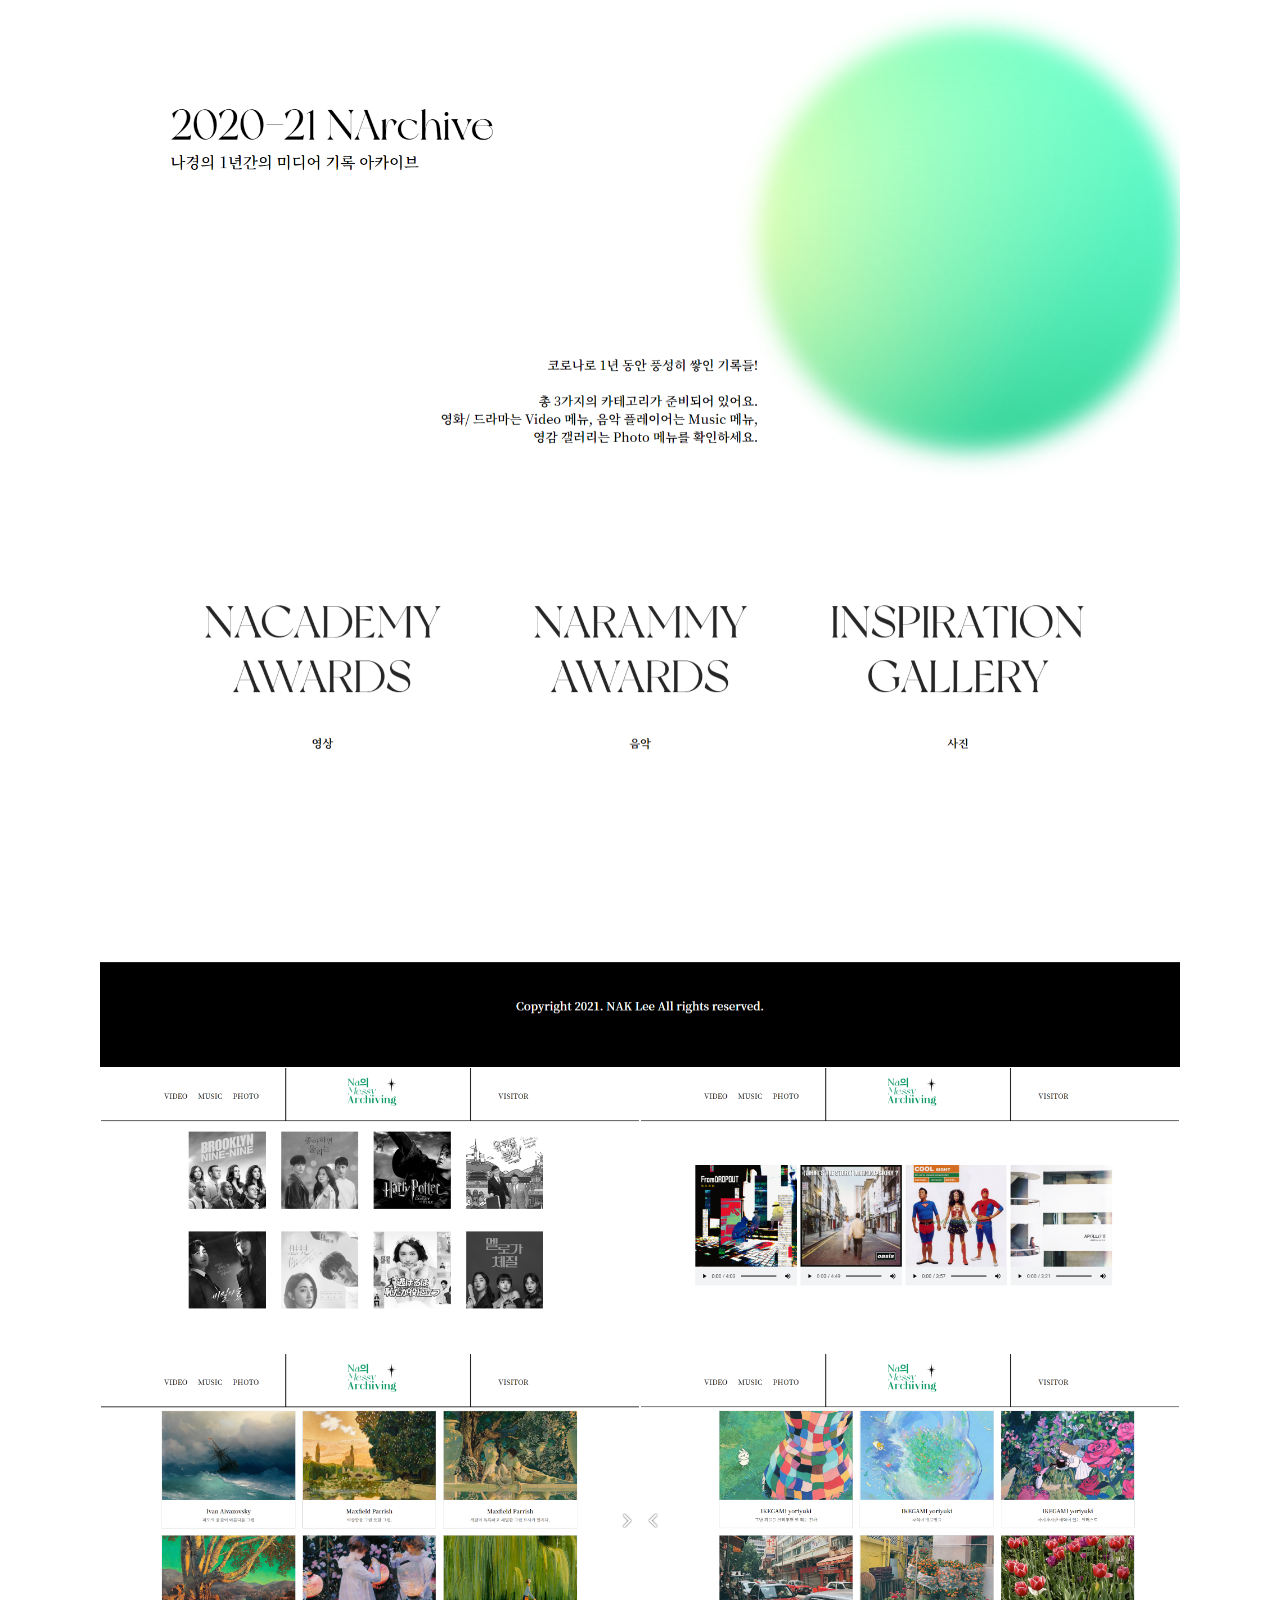
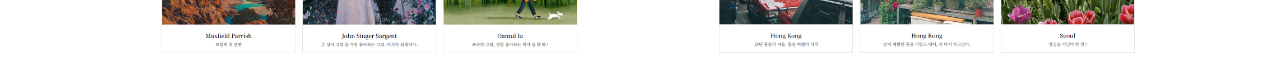
<file: wweb.html>
<!DOCTYPE html><!--22061086_이나경-->
<html lang="en" dir="ltr">
  <head>
    <meta charset="utf-8">
    <meta name="viewport" content="width=device-width, initial-scale=1.0">
    <title>NArchive</title>
    <link rel="stylesheet" type="text/css" href="web.css">
    <link href="https://fonts.googleapis.com/css2?family=Nanum+Myeongjo:wght@400;700;800&display=swap" rel="stylesheet">
  </head>
  <body>
    <header>
      <a href="index.html" class="logo"><span>NA</span>rchive</a>
      <div class="menuToggle" onclick="toggleMenu();"></div>
      <ul class="nav">
        <li><a href="about.html" onclick="toggleMenu();">About</a></li>
        <li><a href="work.html" onclick="toggleMenu();">Work</a></li>
      </ul>
    </header>

    <main>
      <section class="banner" id="banner">
        <div class="content">
          <h2>Personal Web Archive Site : Na의 Messy 아카이빙</h2>
          <p>개인프로젝트 <br> 20-21 미디어 아카이브 웹사이트 작업</p>
        </div>
      </section>

      <aside id="side">
        <ul class="menu">
          <li class="menu_item"><a href="wweb.html">WEB</a></li>
          <li class="menu_item"><a href="wp.html">PROJECT</a></li>
          <li class="menu_item"><a href="wvc1.html">VISUAL</a>
            <ul class="menu_sub">
              <li><a href="wvc1.html">산돌</a></li>
              <li><a href="wvc2.html">GOTHAM</a></li>
            </ul>
          </li>
          <li class="menu_item"> <a href="wuiux.html">UIUX</a>
            <ul class="menu_sub">
              <li><a href="wuiux1.html">Payco</a></li>
              <li><a href="wuiux2.html">Ediya</a></li>
            </ul>
          </li>
        </ul>
      </aside>
      <section class="about" id="about">
        <div class="row">
          <div class="col150">
            <div class="imgBx">
              <img src="./web11.png">
            </div>
          </div>
          <div class="col150">
            <h2 class="titleText">나의 <span>Messy</span> 아카이빙</h2>
            <p>20-21 나카이브는 나의 최근 1년간의 미디어 기록 아카이브를 제작해 내가 본 콘텐츠를 정리해줬다. <br>
              과제에 치이면서 집콕하는 동안 영상이나 음악 등 20대 초반 나의 데이터를 아카이빙해서
              나중에도 보면 재밌을 것 같아 약간의 감상도 적어주었다.</p>
          </div>
        </div>
      </section>
      <div class="title">
        <a href="https://nakleee.github.io/" class="btn">사이트로 이동</a>
      </div>
      <section class="work">
          <div class="imgbox"><img class="simg" src="./web2.png"></div>
      </section>
      <section class="work">
          <div class="imgbox"><img class="simg2" src="./web3.png"></div>
          <div class="imgbox"><img class="simg2" src="./web4.png"></div>
      </section>
      <section class="work">
          <div class="imgbox"><img class="simg2" src="./web5.png"></div>
          <div class="imgbox"><img class="simg2" src="./web6.png"></div>
      </section>
    </main>


    <script type="text/javascript">
      window.addEventListener('scroll',function(){
        const header = document.querySelector('header');
        header.classList.toggle("sticky",window.scrollY > 0);
      });

      function toggleMenu(){
        const menuToggle = document.querySelector('.menuToggle');
        const nav = document.querySelector('.nav');
        menuToggle.classList.toggle('active');
        nav.classList.toggle('active');
      }
    </script>
  </body>
</html>
</file>
<file: work.css>
/*orange: #FB4C03 rgba(251, 76, 3, 1)
/ blue: #53CBE7 rgba(83, 203, 231, 1)
/ white : #FBFBFB / 'MADE Bon Voyage';*/

* {
  margin: 0;
  padding: 0;
  box-sizing: border-box;
  font-family: 'Nanum Myeongjo', serif;
  scroll-behavior: smooth;
}
a{
  text-decoration: none;
}
p {
  font-weight: 400;
  color: #111;
}
header {
  position: fixed;
  top: 0;
  left: 0;
  width: 100%;
  padding: 40px 100px;
  z-index: 200;
  display: flex;
  justify-content: space-between;
  align-items: center;
  transition: 0.5s
}
header.sticky {
  background: #fff;
  padding: 10px 100px;
  box-shadow: 0 5px 20px rgba(0,0,0,0.05);
}
header .logo{
  font-family: 'MADE Bon Voyage';
  color: #fff;
  font-weight: 700;
  font-size: 2em;
  text-decoration: none;
}
header.sticky .logo {
  color:#111;
}
header .logo span {
  color: #53CBE7;
}
header .nav {
  position: relative;
  display: flex;
}
header .nav li {
  font-size: 1.3em;
  list-style: none;
  margin-left: 30px;
}
header .nav li a {
  text-decoration: none;
  color: #fff;
  font-weight: 700;
}
header.sticky .nav li a {
  color:#111;
}
header.sticky .nav li a:hover {
  color:#FB4C03;
}
section{
  padding: 100px;
}
.row{
  position: relative;
  width: 100%;
  display: flex;
  justify-content: space-between;
}
.row .col150 {
  position: relative;
  width: 48%;
  line-height: 2.4em;
}
.titleText {
  color: #111;
  font-size: 2em;
  font-weight: 700;
  margin-bottom: 20px;
}
.titleText span {
  color: #FB4C03;
  font-weight: 700;
  font-size: 1.4em;
}
.row .col150 .imgBx {
  position: relative;
  width: 100%;
  /*min-height: 300px;*/
  height:100%;
}
.row .col150 .imgBx img {
  position: absolute;
  top: 0; left: 0;
  width: 100%;
  height: 120%;
  object-fit: contain;
  padding-bottom: 50px;
}
.title {
  width: 100%;
  display: flex;
  justify-content: center;
  align-items: center;
  flex-direction: column;
}
.expert {
  width: 100%;
  min-height: 100vh;
  display: flex;
  justify-content: center;
  align-items: center;
  background-color: rgba(251, 76, 3, 1);
  background-size: contain;
}
.expert .content {
  display: flex;
  justify-content: center;
  flex-wrap: wrap;
  flex-direction: row;
}
.expert .content .box {
  width: 120px;
  margin: 15px;
  text-align: center;
}
.expert .content .box .imgBx {
  position: relative;
  width: 100%;
  height:220px;
  justify-content: center;
}
.expert .content .box .imgBx img {
  position: absolute;
  top: 0; left: 0;
  width: 100%;
  height: 100%;
  object-fit: cover;
  filter: grayscale(0);
  transition: 1s;
}
.expert .content .box .imgBx img:hover {
  filter: grayscale(100%);
  transform: scale(1.1);
}
.expert .content .box .text {
  padding: 15px 0 5px;
}
.expert .content .box .text h3 {
  font-weight: 800;
  color:#111;
  font-size: 1em;
}
#box1 {
  margin-right: 120px;
}
#box3 {
  margin-right: 120px;
}
#box5 {
  margin-right: 120px;
}
@media (max-width:991px) {
  header,
  header.sticky{
    padding: 10px 20px;
  }
  header .nav {
    display: none;
  }
  header .nav.active {
    width: 100%;
    height: calc(100% - 60px);
    position: fixed;
    top: 60px;
    left: 0;
    display: flex;
    justify-content: center;
    align-items: center;
    flex-direction: column;
    background: #53CBE7;
  }
  header .nav li {
    margin-left: 0;
  }
  header .nav li a {
    color: #fff;
    font-size: 1.2em;
    line-height: 1.6em;
    font-size: 800;
  }
  .menuToggle {
    position: relative;
    width: 40px;
    height: 40px;
    background: url(./menu.png);
    background-size: 30px;
    background-repeat: no-repeat;
    background-position: center;
    cursor: pointer;
  }
  .menuToggle.active {
    background: url(./close.png);
    background-size: 25px;
    background-repeat: no-repeat;
    background-position: center;
  }
  header.sticky .menuToggle {
    filter: invert(1);
  }
  section {
    padding: 20px;
  }
  .banner .content h2 {
    padding: 20px;
    font-size: 3em;
    color: #fff;
  }
  .banner .content p {
    font-size: 0.9em;
    line-height:1.1em;
    color: #fff;
  }
  .row {
    flex-direction: column;
  }
  .row .col150 {
    position: relative;
    width: 100%;
  }
  .row .col150 .imgBx{
    height: 300px;
    margin-top: 20px
  }
  .menu .content {
    margin-top: 20px;
  }
  .menu .content .box {
    margin: 10px;
  }
  .menu .content .box .imgBx {
    height: 260px;
  }
  .title {
    text-align: center;
  }
  .titleText {
    font-size: 1.8em;
    line-height: 1.5em;
    margin-bottom: 15px;
    font-weight: 400;
    text-align: center;
  }
  .expert .content {
    margin-top: 60px;
  }

@media (max-width:480px){
  .banner .content h2 {
    font-size: 2.2em;
    color: #fff;
  }
}
</file>
<file: wp.css>
/*orange: #FB4C03 rgba(251, 76, 3, 1)
/ blue: #53CBE7 rgba(83, 203, 231, 1)
/ white : #FBFBFB / 'MADE Bon Voyage';*/

* {
  margin: 0;
  padding: 0;
  box-sizing: border-box;
  font-family: 'Nanum Myeongjo', serif;
  scroll-behavior: smooth;
}
a{  text-decoration: none; }
p {
  font-weight: 400;
  color: #111;
}
ul {  list-style-type: none; }
.banner {
  position: relative;
  width: 100%;
  min-height: 90vh;
  display: flex;
  background-image: url(./soro.png);
  background-size: cover;
  background-position: center top;
  background-repeat: no-repeat;
  background-attachment: fixed;
}
.banner .content {
  max-width: 900px;
  left: 0;
  padding-top: 340px;
}
.banner .content .imgBx img {
  width: 100%;
  position: relative;
  justify-content: center;
}
.banner .content h2 {
  font-size: 2.5em;
  padding-bottom: 20px;
  color: #63c0c0;
  text-align: left;
  font-weight: 800;
}
.banner .content p {
  width: 100%;
  font-size: 1.2em;
  line-height:1.8em;
  color: #63c0c0;
  font-weight: 700;
  text-align: left;
}
.banner .content .imgBx img {
  width: 100%;
  position: relative;
  justify-content: center;
}
.position {
  position: relative;
  background-color: #fff;
  width: 100%;
  float: left;
}
.about {
  margin-top: 80px;
}
.btn {
  font-size: 1em;
  font-weight: 800;
  color: #fff;
  background: #FB4C03;
  display: inline-block;
  padding: 10px 30px;
  margin-top: 20px;
  text-transform: uppercase;
  text-decoration: none;
  letter-spacing: 2px;
  transition: 0.5s;
  border: 0; outline: 0;
}
.btn:hover {
  letter-spacing: 6px;
}
.row{
  position: relative;
  width: 100%;
  height: 100%;
  display: flex;
  justify-content: space-between;
}
.row .col150 {
  position: relative;
  width: 48%;
  line-height: 2.4em;
}
.titleText {
  color: #111;
  font-size: 1.8em;
  font-weight: 700;
  margin-bottom: 20px;
}
.titleText span {
  color: #63c0c0;
  font-weight: 700;
  font-size: 1.5em;
}
.row .col150 .imgBx {
  position: relative;
  width: 100%;
  /*min-height: 300px;*/
  height:100%;
}
.row .col150 .imgBx img {
  position: absolute;
  top: 0; left: 0;
  width: 100%;
  height: 100%;
  object-fit:  cover;
}
header {
  position: fixed;
  top: 0;
  left: 0;
  width: 100%;
  padding: 40px 100px;
  z-index: 200;
  display: flex;
  justify-content: space-between;
  align-items: center;
  transition: 0.5s
}
header.sticky {
  background: #fff;
  padding: 10px 100px;
  box-shadow: 0 5px 20px rgba(0,0,0,0.05);
}
header .logo{
  font-family: 'MADE Bon Voyage';
  color: #fff;
  font-weight: 700;
  font-size: 2em;
  text-decoration: none;
}
header.sticky .logo {
  color:#111;
}
header .logo span {
  color: #FB4C03;
}
header .nav {
  position: relative;
  display: flex;
}
header .nav li {
  font-size: 1.3em;
  list-style: none;
  margin-left: 30px;
}
header .nav li a {
  text-decoration: none;
  color: #fff;
  font-weight: 700;
}
header.sticky .nav li a {
  color:#111;
}
header.sticky .nav li a:hover {
  color:#FB4C03;
}
section{
  padding: 100px;
}
aside a {
  color: inherit;
}
#side {
  z-index: 100;
  position: relative;
  top: 80px;
}
.title {
  width: 100%;
  display: flex;
  justify-content: center;
  align-items: center;
  flex-direction: column;
}
.menu {
  color:#222;
  position: absolute;
  left: 50%;
  top: 50%;
  transform: translate(-50%,-50%);
  font-size: 1.1em;
  display: flex;
  text-align: center;
  line-height: 1;
  padding: 0 0.3em;
  letter-spacing: 0.1em;
  text-indent: 0.1em;
  font-weight: 800;
}
.menu_item{
  position: relative;
  display: inline;
}
.menu_item a {
  padding: 0.4em;
  display: block;
}
.menu_item:hover .menu_sub {
  opacity: 1;
  pointer-events: auto;
}
.menu_sub:before {
  content: ' ';
  position: absolute;
  left: 0;
  top: -20px;
  right: 0;
  height: 20px;
}
.menu_sub:after {
  content: ' ';
  position: absolute;
  left: 50%;
  top: 0;
  transform: translateX(-50%);
  width: 0;
  height: 0;
  border-width: 10px;
  right: 0;
  height: 20px;
}
.menu_sub {
  border-radius: 10px;
  background-color: rgba(83, 203, 231, 0.5);
  text-align: center;
  white-space: nowrap;
  position:  relative;
  left: 0;
  top:0;
  transform: translate(5%,0.6em);
  opacity: 0;
  pointer-events: none;
  transition: all 1s;
  padding: 8px;
}
.menu_sub a {
  font-size: 0.9em;
}
.work {
  margin-top: 20px;
}
.simg {
  position: relative;
  background-color: #fff;
  width: 100%;
  float: left;
}
.simg2 {
  position: relative;
  background-color: #fff;
  width: 50%;
  float: left;
  padding: 1px;
  margin-bottom: 20px;
}
@media (max-width:991px) {
  header,
  header.sticky{
    padding: 10px 20px;
  }
  header .nav {
    display: none;
  }
  header .nav.active {
    width: 100%;
    height: calc(100% - 60px);
    position: fixed;
    top: 60px;
    left: 0;
    display: flex;
    justify-content: center;
    align-items: center;
    flex-direction: column;
    background: #53CBE7;
  }
  header .nav li {
    margin-left: 0;
  }
  header .nav li a {
    color: #fff;
    font-size: 1.2em;
    line-height: 1.6em;
    font-size: 800;
  }
  .menuToggle {
    position: relative;
    width: 40px;
    height: 40px;
    background: url(./menu.png);
    background-size: 30px;
    background-repeat: no-repeat;
    background-position: center;
    cursor: pointer;
  }
  .menuToggle.active {
    background: url(./close.png);
    background-size: 25px;
    background-repeat: no-repeat;
    background-position: center;
  }
  header.sticky .menuToggle {
    filter: invert(1);
  }
  section {
    padding: 100px;
  }

  .banner .content h2 {
    padding: 20px;
    font-size: 2.9em;
    color: #63c0c0;;
  }
  .banner .content p {
    padding: 20px;
    font-size: 0.9em;
    line-height:1.3em;
    color: #63c0c0;;
  }
  .row {
    flex-direction: column;
  }
  .row .col150 {
    position: relative;
    width: 100%;
  }
  .row .col150 .imgBx{
    height: 300px;
    margin-top: 20px
  }
  .menu .content {
    margin-top: 20px;
  }
  .menu .content .box {
    margin: 10px;
  }
  .menu .content .box .imgBx {
    height: 260px;
  }
  .title {
    text-align: center;
  }
  .titleText {
    font-size: 1.8em;
    line-height: 1.5em;
    margin-bottom: 15px;
    font-weight: 400;
    text-align: center;
  }
  .temp .content {
    padding: 0 5%;
    margin-bottom: 100px;
  }
}
@media (max-width:480px){
  .banner .content h2 {
    font-size: 2em;
    color: #fff;
  }
}
</file>
<file: uiux.css>
/*orange: #FB4C03 rgba(251, 76, 3, 1)
/ blue: #53CBE7 rgba(83, 203, 231, 1)
/ white : #FBFBFB / 'MADE Bon Voyage';*/

* {
  margin: 0;
  padding: 0;
  box-sizing: border-box;
  font-family: 'Nanum Myeongjo', serif;
  scroll-behavior: smooth;
}
a{  text-decoration: none; }
p {
  font-weight: 400;
  color: #111;
}
ul {  list-style-type: none; }
.banner {
  position: relative;
  width: 100%;
  min-height: 90vh;
  display: flex;
  background-image: url(./uiux1.png);
  background-size: cover;
  background-position: center top;
  background-repeat: no-repeat;
  background-attachment: fixed;
}
.banner .content {
  max-width: 900px;
  left: 0;
  padding-top: 340px;
}
.banner .content .imgBx img {
  width: 100%;
  position: relative;
  justify-content: center;
}
.banner .content h2 {
  font-size: 2.5em;
  padding-bottom: 20px;
  color: #fff;
  text-align: left;
  font-weight: 800;
}
.banner .content p {
  width: 100%;
  font-size: 1.2em;
  line-height:1.8em;
  color: #fff;
  font-weight: 700;
  text-align: left;
}
.banner .content .imgBx img {
  width: 100%;
  position: relative;
  justify-content: center;
}
header {
  position: fixed;
  top: 0;
  left: 0;
  width: 100%;
  padding: 40px 100px;
  z-index: 200;
  display: flex;
  justify-content: space-between;
  align-items: center;
  transition: 0.5s
}
header.sticky {
  background: #fff;
  padding: 10px 100px;
  box-shadow: 0 5px 20px rgba(0,0,0,0.05);
}
header .logo{
  font-family: 'MADE Bon Voyage';
  color: #fff;
  font-weight: 700;
  font-size: 2em;
  text-decoration: none;
}
header.sticky .logo {
  color:#111;
}
header .logo span {
  color: #FB4C03;
}
header .nav {
  position: relative;
  display: flex;
}
header .nav li {
  font-size: 1.3em;
  list-style: none;
  margin-left: 30px;
}
header .nav li a {
  text-decoration: none;
  color: #fff;
  font-weight: 700;
}
header.sticky .nav li a {
  color:#111;
}
header.sticky .nav li a:hover {
  color:#FB4C03;
}
section{
  padding: 100px;
}
aside a {
  color: inherit;
}
#side {
  z-index: 100;
  position: relative;
  top: 80px;
}
.menu {
  color:#222;
  position: absolute;
  left: 50%;
  top: 50%;
  transform: translate(-50%,-50%);
  font-size: 1.1em;
  display: flex;
  text-align: center;
  line-height: 1;
  padding: 0 0.3em;
  letter-spacing: 0.1em;
  text-indent: 0.1em;
  font-weight: 800;
}
.menu_item{
  position: relative;
  display: inline;
}
.menu_item a {
  padding: 0.4em;
  display: block;
}
.menu_item:hover .menu_sub {
  opacity: 1;
  pointer-events: auto;
}
.menu_sub:before {
  content: ' ';
  position: absolute;
  left: 0;
  top: -20px;
  right: 0;
  height: 20px;
}
.menu_sub:after {
  content: ' ';
  position: absolute;
  left: 50%;
  top: 0;
  transform: translateX(-50%);
  width: 0;
  height: 0;
  border-width: 10px;
  right: 0;
  height: 20px;
}
.menu_sub {
  border-radius: 10px;
  background-color: rgba(83, 203, 231, 0.5);
  text-align: center;
  white-space: nowrap;
  position:  relative;
  left: 0;
  top:0;
  transform: translate(5%,0.6em);
  opacity: 0;
  pointer-events: none;
  transition: all 1s;
  padding: 8px;
}
.menu_sub a {
  font-size: 0.9em;
}
.work {
  z-index: 50;
}
.simg {
  position: relative;
  background-color: #fff;
  width: 100%;
  float: left;
}
@media (max-width:991px) {
  header,
  header.sticky{
    padding: 10px 20px;
  }
  header .nav {
    display: none;
  }
  header .nav.active {
    width: 100%;
    height: calc(100% - 60px);
    position: fixed;
    top: 60px;
    left: 0;
    display: flex;
    justify-content: center;
    align-items: center;
    flex-direction: column;
    background: #53CBE7;
  }
  header .nav li {
    margin-left: 0;
  }
  header .nav li a {
    color: #fff;
    font-size: 1.2em;
    line-height: 1.6em;
    font-size: 800;
  }
  .menuToggle {
    position: relative;
    width: 40px;
    height: 40px;
    background: url(./menu.png);
    background-size: 30px;
    background-repeat: no-repeat;
    background-position: center;
    cursor: pointer;
  }
  .menuToggle.active {
    background: url(./close.png);
    background-size: 25px;
    background-repeat: no-repeat;
    background-position: center;
  }
  header.sticky .menuToggle {
    filter: invert(1);
  }
  section {
    padding: 20px;
  }
  .banner .content h2 {
    padding: 20px;
    font-size: 3em;
    color: #fff;
  }
  .banner .content p {
    padding: 20px;
    font-size: 0.9em;
    line-height:1.1em;
    color: #fff;
  }
  .row {
    flex-direction: column;
  }
  .row .col150 {
    position: relative;
    width: 100%;
  }
  .row .col150 .imgBx{
    height: 300px;
    margin-top: 20px
  }
  .menu .content {
    margin-top: 20px;
  }
  .menu .content .box {
    margin: 10px;
  }
  .menu .content .box .imgBx {
    height: 260px;
  }
  .title {
    text-align: center;
  }
  .titleText {
    font-size: 1.8em;
    line-height: 1.5em;
    margin-bottom: 15px;
    font-weight: 400;
    text-align: center;
  }
  .work {
    flex-direction: column;
    position: relative;
    width: 100%;
    margin-top: 100px;
}
.expert {
  position: relative;
  width: 100%;
}
  .temp .content {
    padding: 0 5%;
    margin-bottom: 100px;
  }
}
@media (max-width:480px){
  .banner .content h2 {
    font-size: 2em;
    color: #fff;
  }
}
</file>
<file: vc1.css>
/*orange: #FB4C03 rgba(251, 76, 3, 1)
/ blue: #53CBE7 rgba(83, 203, 231, 1)
/ white : #FBFBFB / 'MADE Bon Voyage';*/

* {
  margin: 0;
  padding: 0;
  box-sizing: border-box;
  font-family: 'Nanum Myeongjo', serif;
  scroll-behavior: smooth;
}
a{  text-decoration: none; }
p {
  font-weight: 400;
  color: #111;
}
ul {  list-style-type: none; }
.banner {
  position: relative;
  width: 100%;
  min-height: 90vh;
  display: flex;
  background-image: url(./vc1.png);
  background-size: cover;
  background-position: center top;
  background-repeat: no-repeat;
  background-attachment: fixed;
}
.banner .content {
  max-width: 900px;
  left: 0;
  padding-top: 340px;
}
.banner .content .imgBx img {
  width: 100%;
  position: relative;
  justify-content: center;
}
.banner .content h2 {
  font-size: 2.5em;
  padding-bottom: 20px;
  color: #0592f4;
  text-align: left;
  font-weight: 800;
}
.banner .content p {
  width: 100%;
  font-size: 1.2em;
  line-height:1.8em;
  color: #fff;
  font-weight: 700;
  text-align: left;
}
.banner .content .imgBx img {
  width: 100%;
  position: relative;
  justify-content: center;
}
header {
  position: fixed;
  top: 0;
  left: 0;
  width: 100%;
  padding: 40px 100px;
  z-index: 200;
  display: flex;
  justify-content: space-between;
  align-items: center;
  transition: 0.5s
}
header.sticky {
  background: #fff;
  padding: 10px 100px;
  box-shadow: 0 5px 20px rgba(0,0,0,0.05);
}
header .logo{
  font-family: 'MADE Bon Voyage';
  color: #fff;
  font-weight: 700;
  font-size: 2em;
  text-decoration: none;
}
header.sticky .logo {
  color:#111;
}
header .logo span {
  color: #FB4C03;
}
header .nav {
  position: relative;
  display: flex;
}
header .nav li {
  font-size: 1.3em;
  list-style: none;
  margin-left: 30px;
}
header .nav li a {
  text-decoration: none;
  color: #fff;
  font-weight: 700;
}
header.sticky .nav li a {
  color:#111;
}
header.sticky .nav li a:hover {
  color:#FB4C03;
}
section{
  padding: 100px;
}
aside a {
  color: inherit;
}
.expert .content {
  display: flex;
  justify-content: center;
  flex-wrap: wrap;
  flex-direction: row;
  margin-top: 40px;
}
.expert .content .box {
  width: 250px;
  margin: 30px;
}
.expert .content .box .imgBx {
  position: relative;
  width: 100%;
  height: 375px;
}
.expert .content .box .imgBx img {
  position: absolute;
  top: 0; left: 0;
  width: 100%;
  height: 100%;
  object-fit: cover;
}
.expert .content .box .text {
  padding: 15px 0 5px;
}
.expert .content .box .text h3 {
  font-weight: 700;
  color:#111;
}
.title {
  width: 100%;
  display: flex;
  justify-content: center;
  align-items: center;
  flex-direction: column;
}
.titleText {
  color: #111;
  font-size: 1.8em;
  font-weight: 700;
  margin-bottom: 20px;
}
.titleText span {
  color: #3cafff;
  font-weight: 700;
  font-size: 1.5em;
}
#side {
  z-index: 100;
  position: relative;
  top: 80px;
}
.menu {
  color:#222;
  position: absolute;
  left: 50%;
  top: 50%;
  transform: translate(-50%,-50%);
  font-size: 1.1em;
  display: flex;
  text-align: center;
  line-height: 1;
  padding: 0 0.3em;
  letter-spacing: 0.1em;
  text-indent: 0.1em;
  font-weight: 800;
}
.menu_item{
  position: relative;
  display: inline;
}
.menu_item a {
  padding: 0.4em;
  display: block;
}
.menu_item:hover .menu_sub {
  opacity: 1;
  pointer-events: auto;
}
.menu_sub:before {
  content: ' ';
  position: absolute;
  left: 0;
  top: -20px;
  right: 0;
  height: 20px;
}
.menu_sub:after {
  content: ' ';
  position: absolute;
  left: 50%;
  top: 0;
  transform: translateX(-50%);
  width: 0;
  height: 0;
  border-width: 10px;
  right: 0;
  height: 20px;
}
.menu_sub {
  border-radius: 10px;
  background-color: rgba(83, 203, 231, 0.5);
  text-align: center;
  white-space: nowrap;
  position:  relative;
  left: 0;
  top:0;
  transform: translate(5%,0.6em);
  opacity: 0;
  pointer-events: none;
  transition: all 1s;
  padding: 8px;
}
.menu_sub a {
  font-size: 0.9em;
}
.work {
  z-index: 50;
}
.simg {
  position: relative;
  background-color: #fff;
  width: 100%;
  float: left;
  margin-bottom: 120px;
}
@media (max-width:991px) {
  header,
  header.sticky{
    padding: 10px 20px;
  }
  header .nav {
    display: none;
  }
  header .nav.active {
    width: 100%;
    height: calc(100% - 60px);
    position: fixed;
    top: 60px;
    left: 0;
    display: flex;
    justify-content: center;
    align-items: center;
    flex-direction: column;
    background: #53CBE7;
  }
  header .nav li {
    margin-left: 0;
  }
  header .nav li a {
    color: #fff;
    font-size: 1.2em;
    line-height: 1.6em;
    font-size: 800;
  }
  .menuToggle {
    position: relative;
    width: 40px;
    height: 40px;
    background: url(./menu.png);
    background-size: 30px;
    background-repeat: no-repeat;
    background-position: center;
    cursor: pointer;
  }
  .menuToggle.active {
    background: url(./close.png);
    background-size: 25px;
    background-repeat: no-repeat;
    background-position: center;
  }
  header.sticky .menuToggle {
    filter: invert(1);
  }
  section {
    padding: 20px;
  }
  .banner .content h2 {
    padding: 20px;
    font-size: 3em;
    color: #0592f4;
  }
  .banner .content p {
    padding: 20px;
    font-size: 0.9em;
    line-height:1.1em;
    color: #0592f4;
  }
  .row {
    flex-direction: column;
  }
  .row .col150 {
    position: relative;
    width: 100%;
  }
  .row .col150 .imgBx{
    height: 300px;
    margin-top: 20px
  }
  .menu .content {
    margin-top: 20px;
  }
  .menu .content .box {
    margin: 10px;
  }
  .menu .content .box .imgBx {
    height: 260px;
  }
  .title {
    text-align: center;
  }
  .titleText {
    font-size: 1.8em;
    line-height: 1.5em;
    margin-bottom: 15px;
    font-weight: 400;
    text-align: center;
  }
  .temp .content {
    padding: 0 5%;
    margin-bottom: 100px;
  }
  aside .menu {
    margin: 10px;
  }
  .work {
    flex-direction: column;
    position: relative;
    width: 100%;
    margin-top: 100px;
}
.expert {
  position: relative;
  width: 100%;
}
}
@media (max-width:480px){
  .banner .content h2 {
    font-size: 2em;
    color: #fff;
  }
}
</file>
<file: vc2.css>
/*orange: #FB4C03 rgba(251, 76, 3, 1)
/ blue: #53CBE7 rgba(83, 203, 231, 1)
/ white : #FBFBFB / 'MADE Bon Voyage';*/

* {
  margin: 0;
  padding: 0;
  box-sizing: border-box;
  font-family: 'Nanum Myeongjo', serif;
  scroll-behavior: smooth;
}
a{  text-decoration: none; }
p {
  font-weight: 400;
  color: #111;
}
ul {  list-style-type: none; }
.banner {
  position: relative;
  width: 100%;
  min-height: 90vh;
  display: flex;
  background-image: url(./vc2.png);
  background-size: cover;
  background-position: center top;
  background-repeat: no-repeat;
  background-attachment: fixed;
}
.banner .content {
  max-width: 900px;
  left: 0;
  padding-top: 340px;
}
.banner .content .imgBx img {
  width: 100%;
  position: relative;
  justify-content: center;
}
.banner .content h2 {
  font-size: 2.5em;
  padding-bottom: 20px;
  color: #ed3535;
  text-align: left;
  font-weight: 800;
}
.banner .content p {
  width: 100%;
  font-size: 1.2em;
  line-height:1.8em;
  color: #ed3535;
  font-weight: 700;
  text-align: left;
}
.banner .content .imgBx img {
  width: 100%;
  position: relative;
  justify-content: center;
}
header {
  position: fixed;
  top: 0;
  left: 0;
  width: 100%;
  padding: 40px 100px;
  z-index: 200;
  display: flex;
  justify-content: space-between;
  align-items: center;
  transition: 0.5s
}
header.sticky {
  background: #fff;
  padding: 10px 100px;
  box-shadow: 0 5px 20px rgba(0,0,0,0.05);
}
header .logo{
  font-family: 'MADE Bon Voyage';
  color: #fff;
  font-weight: 700;
  font-size: 2em;
  text-decoration: none;
}
header.sticky .logo {
  color:#111;
}
header .logo span {
  color: #FB4C03;
}
header .nav {
  position: relative;
  display: flex;
}
header .nav li {
  font-size: 1.3em;
  list-style: none;
  margin-left: 30px;
}
header .nav li a {
  text-decoration: none;
  color: #fff;
  font-weight: 700;
}
header.sticky .nav li a {
  color:#111;
}
header.sticky .nav li a:hover {
  color:#FB4C03;
}
section{
  padding: 100px;
}
aside a {
  color: inherit;
}
.expert .content {
  display: flex;
  justify-content: center;
  flex-wrap: wrap;
  flex-direction: row;
  margin-top: 40px;
}
.expert .content .box {
  width: 250px;
  margin: 30px;
}
.expert .content .box .imgBx {
  position: relative;
  width: 100%;
  height: 375px;
}
.expert .content .box .imgBx img {
  position: absolute;
  top: 0; left: 0;
  width: 100%;
  height: 100%;
  object-fit: cover;
}
.expert .content .box .text {
  padding: 15px 0 5px;
}
.expert .content .box .text h3 {
  font-weight: 700;
  color:#111;
}
.title {
  width: 100%;
  display: flex;
  justify-content: center;
  align-items: center;
  flex-direction: column;
}
.titleText {
  color: #111;
  font-size: 1.8em;
  font-weight: 700;
  margin-bottom: 20px;
}
.titleText span {
  color: #ed3535;
  font-weight: 700;
  font-size: 1.5em;
}
#side {
  z-index: 100;
  position: relative;
  top: 80px;
}
.menu {
  color:#222;
  position: absolute;
  left: 50%;
  top: 50%;
  transform: translate(-50%,-50%);
  font-size: 1.1em;
  display: flex;
  text-align: center;
  line-height: 1;
  padding: 0 0.3em;
  letter-spacing: 0.1em;
  text-indent: 0.1em;
  font-weight: 800;
}
.menu_item{
  position: relative;
  display: inline;
}
.menu_item a {
  padding: 0.4em;
  display: block;
}
.menu_item:hover .menu_sub {
  opacity: 1;
  pointer-events: auto;
}
.menu_sub:before {
  content: ' ';
  position: absolute;
  left: 0;
  top: -20px;
  right: 0;
  height: 20px;
}
.menu_sub:after {
  content: ' ';
  position: absolute;
  left: 50%;
  top: 0;
  transform: translateX(-50%);
  width: 0;
  height: 0;
  border-width: 10px;
  right: 0;
  height: 20px;
}
.menu_sub {
  border-radius: 10px;
  background-color: rgba(83, 203, 231, 0.5);
  text-align: center;
  white-space: nowrap;
  position:  relative;
  left: 0;
  top:0;
  transform: translate(5%,0.6em);
  opacity: 0;
  pointer-events: none;
  transition: all 1s;
  padding: 8px;
}
.menu_sub a {
  font-size: 0.9em;
}
.work {
  z-index: 50;
}
.simg {
  position: relative;
  background-color: #fff;
  width: 100%;
  float: left;
  margin-bottom: 120px;
}
@media (max-width:991px) {
  header,
  header.sticky{
    padding: 10px 20px;
  }
  header .nav {
    display: none;
  }
  header .nav.active {
    width: 100%;
    height: calc(100% - 60px);
    position: fixed;
    top: 60px;
    left: 0;
    display: flex;
    justify-content: center;
    align-items: center;
    flex-direction: column;
    background: #53CBE7;
  }
  header .nav li {
    margin-left: 0;
  }
  header .nav li a {
    color: #fff;
    font-size: 1.2em;
    line-height: 1.6em;
    font-size: 800;
  }
  .menuToggle {
    position: relative;
    width: 40px;
    height: 40px;
    background: url(./menu.png);
    background-size: 30px;
    background-repeat: no-repeat;
    background-position: center;
    cursor: pointer;
  }
  .menuToggle.active {
    background: url(./close.png);
    background-size: 25px;
    background-repeat: no-repeat;
    background-position: center;
  }
  header.sticky .menuToggle {
    filter: invert(1);
  }
  section {
    padding: 20px;
  }
  .banner .content h2 {
    padding: 20px;
    font-size: 3em;
    color: #ed3535;
  }
  .banner .content p {
    padding: 20px;
    font-size: 0.9em;
    line-height:1.1em;
    color: #ed3535;
  }
  .row {
    flex-direction: column;
  }
  .row .col150 {
    position: relative;
    width: 100%;
  }
  .row .col150 .imgBx{
    height: 300px;
    margin-top: 20px
  }
  .menu .content {
    margin-top: 20px;
  }
  .menu .content .box {
    margin: 10px;
  }
  .menu .content .box .imgBx {
    height: 260px;
  }
  .title {
    text-align: center;
  }
  .titleText {
    font-size: 1.8em;
    line-height: 1.5em;
    margin-bottom: 15px;
    font-weight: 400;
    text-align: center;
  }
  .temp .content {
    padding: 0 5%;
    margin-bottom: 100px;
  }
  .work {
    flex-direction: column;
    position: relative;
    width: 100%;
    margin-top: 100px;
}
.expert {
  position: relative;
  width: 100%;
}
}
@media (max-width:480px){
  .banner .content h2 {
    font-size: 2em;
    color: #fff;
  }
}
</file>
<file: web.css>
/*orange: #FB4C03 rgba(251, 76, 3, 1)
/ blue: #53CBE7 rgba(83, 203, 231, 1)
/ white : #FBFBFB / 'MADE Bon Voyage';*/

* {
  margin: 0;
  padding: 0;
  box-sizing: border-box;
  font-family: 'Nanum Myeongjo', serif;
  scroll-behavior: smooth;
}
a{  text-decoration: none; }
p {
  font-weight: 400;
  color: #111;
}
ul {  list-style-type: none; }
.banner {
  position: relative;
  width: 100%;
  min-height: 90vh;
  display: flex;
  background-image: url(./web1.png);
  background-size: cover;
  background-position: center top;
  background-repeat: no-repeat;
  background-attachment: fixed;
}
.banner .content {
  max-width: 900px;
  left: 0;
  padding-top: 340px;
}
.banner .content .imgBx img {
  width: 100%;
  position: relative;
  justify-content: center;
}
.banner .content h2 {
  font-size: 2.5em;
  padding-bottom: 20px;
  color: #00955E;
  text-align: left;
  font-weight: 800;
}
.banner .content p {
  width: 100%;
  font-size: 1.2em;
  line-height:1.8em;
  color: #00955E;
  font-weight: 700;
  text-align: left;
}
.banner .content .imgBx img {
  width: 100%;
  position: relative;
  justify-content: center;
}
.position {
  position: relative;
  background-color: #fff;
  width: 100%;
  float: left;
}
.about {
  margin-top: 80px;
}
.btn {
  font-size: 1em;
  font-weight: 800;
  color: #fff;
  background: #FB4C03;
  display: inline-block;
  padding: 10px 30px;
  margin-top: 20px;
  text-transform: uppercase;
  text-decoration: none;
  letter-spacing: 2px;
  transition: 0.5s;
  border: 0; outline: 0;
}
.btn:hover {
  letter-spacing: 6px;
}
.row{
  position: relative;
  width: 100%;
  height: 100%;
  display: flex;
  justify-content: space-between;
}
.row .col150 {
  position: relative;
  width: 48%;
  line-height: 2.4em;
}
.titleText {
  color: #111;
  font-size: 1.8em;
  font-weight: 700;
  margin-bottom: 20px;
}
.titleText span {
  color: #00955E;
  font-weight: 700;
  font-size: 1.5em;
}
.row .col150 .imgBx {
  position: relative;
  width: 100%;
  /*min-height: 300px;*/
  height:100%;
}
.row .col150 .imgBx img {
  position: absolute;
  top: 0; left: 0;
  width: 100%;
  height: 100%;
  object-fit: contain;
}
header {
  position: fixed;
  top: 0;
  left: 0;
  width: 100%;
  padding: 40px 100px;
  z-index: 200;
  display: flex;
  justify-content: space-between;
  align-items: center;
  transition: 0.5s
}
header.sticky {
  background: #fff;
  padding: 10px 100px;
  box-shadow: 0 5px 20px rgba(0,0,0,0.05);
}
header .logo{
  font-family: 'MADE Bon Voyage';
  color: #fff;
  font-weight: 700;
  font-size: 2em;
  text-decoration: none;
}
header.sticky .logo {
  color:#111;
}
header .logo span {
  color: #FB4C03;
}
header .nav {
  position: relative;
  display: flex;
}
header .nav li {
  font-size: 1.3em;
  list-style: none;
  margin-left: 30px;
}
header .nav li a {
  text-decoration: none;
  color: #fff;
  font-weight: 700;
}
header.sticky .nav li a {
  color:#111;
}
header.sticky .nav li a:hover {
  color:#FB4C03;
}
section{
  padding: 100px;
}
aside a {
  color: inherit;
}
#side {
  z-index: 100;
  position: relative;
  top: 80px;
}
.title {
  width: 100%;
  display: flex;
  justify-content: center;
  align-items: center;
  flex-direction: column;
}
.menu {
  color:#222;
  position: absolute;
  left: 50%;
  top: 50%;
  transform: translate(-50%,-50%);
  font-size: 1.1em;
  display: flex;
  text-align: center;
  line-height: 1;
  padding: 0 0.3em;
  letter-spacing: 0.1em;
  text-indent: 0.1em;
  font-weight: 800;
}
.menu_item{
  position: relative;
  display: inline;
}
.menu_item a {
  padding: 0.4em;
  display: block;
}
.menu_item:hover .menu_sub {
  opacity: 1;
  pointer-events: auto;
}
.menu_sub:before {
  content: ' ';
  position: absolute;
  left: 0;
  top: -20px;
  right: 0;
  height: 20px;
}
.menu_sub:after {
  content: ' ';
  position: absolute;
  left: 50%;
  top: 0;
  transform: translateX(-50%);
  width: 0;
  height: 0;
  border-width: 10px;
  right: 0;
  height: 20px;
}
.menu_sub {
  border-radius: 10px;
  background-color: rgba(83, 203, 231, 0.5);
  text-align: center;
  white-space: nowrap;
  position:  relative;
  left: 0;
  top:0;
  transform: translate(5%,0.6em);
  opacity: 0;
  pointer-events: none;
  transition: all 1s;
  padding: 8px;
}
.menu_sub a {
  font-size: 0.9em;
}
.work {
  margin-top: 20px;
}
.simg {
  position: relative;
  background-color: #fff;
  width: 100%;
  float: left;
}
.simg2 {
  position: relative;
  background-color: #fff;
  width: 50%;
  float: left;
  padding: 1px;
  margin-bottom: 20px;
}
@media (max-width:991px) {
  header,
  header.sticky{
    padding: 10px 20px;
  }
  header .nav {
    display: none;
  }
  header .nav.active {
    width: 100%;
    height: calc(100% - 60px);
    position: fixed;
    top: 60px;
    left: 0;
    display: flex;
    justify-content: center;
    align-items: center;
    flex-direction: column;
    background: #53CBE7;
  }
  header .nav li {
    margin-left: 0;
  }
  header .nav li a {
    color: #fff;
    font-size: 1.2em;
    line-height: 1.6em;
    font-size: 800;
  }
  .menuToggle {
    position: relative;
    width: 40px;
    height: 40px;
    background: url(./menu.png);
    background-size: 30px;
    background-repeat: no-repeat;
    background-position: center;
    cursor: pointer;
  }
  .menuToggle.active {
    background: url(./close.png);
    background-size: 25px;
    background-repeat: no-repeat;
    background-position: center;
  }
  header.sticky .menuToggle {
    filter: invert(1);
  }
  section {
    padding: 100px;
  }

  .banner .content h2 {
    padding: 20px;
    font-size: 2.9em;
    color: #00955E;
  }
  .banner .content p {
    padding: 20px;
    font-size: 0.9em;
    line-height:1.3em;
    color: #00955E;
  }
  .row {
    flex-direction: column;
  }
  .row .col150 {
    position: relative;
    width: 100%;
  }
  .row .col150 .imgBx{
    height: 300px;
    margin-top: 20px
  }
  .menu .content {
    margin-top: 20px;
  }
  .menu .content .box {
    margin: 10px;
  }
  .menu .content .box .imgBx {
    height: 260px;
  }
  .title {
    text-align: center;
  }
  .titleText {
    font-size: 1.8em;
    line-height: 1.5em;
    margin-bottom: 15px;
    font-weight: 400;
    text-align: center;
  }
  .temp .content {
    padding: 0 5%;
    margin-bottom: 100px;
  }
}
@media (max-width:480px){
  .banner .content h2 {
    font-size: 2em;
    color: #fff;
  }
}
</file>
